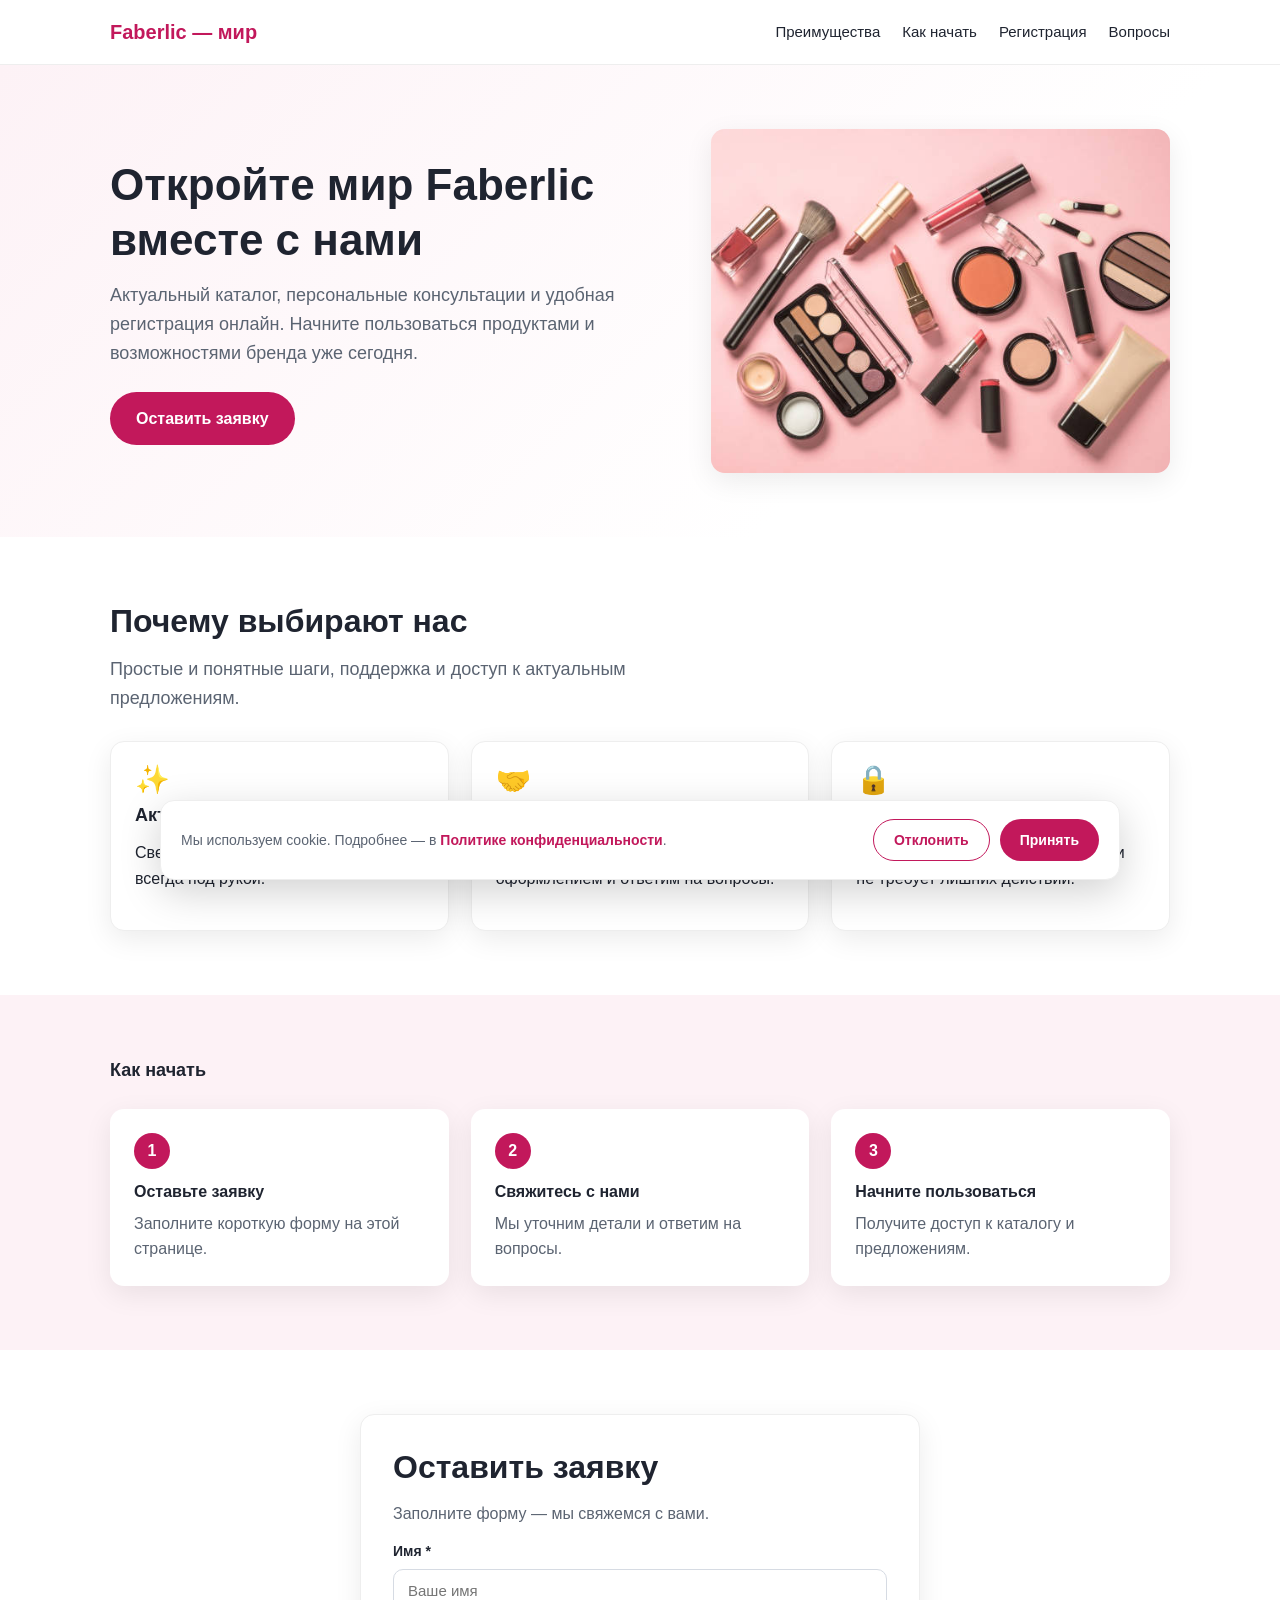
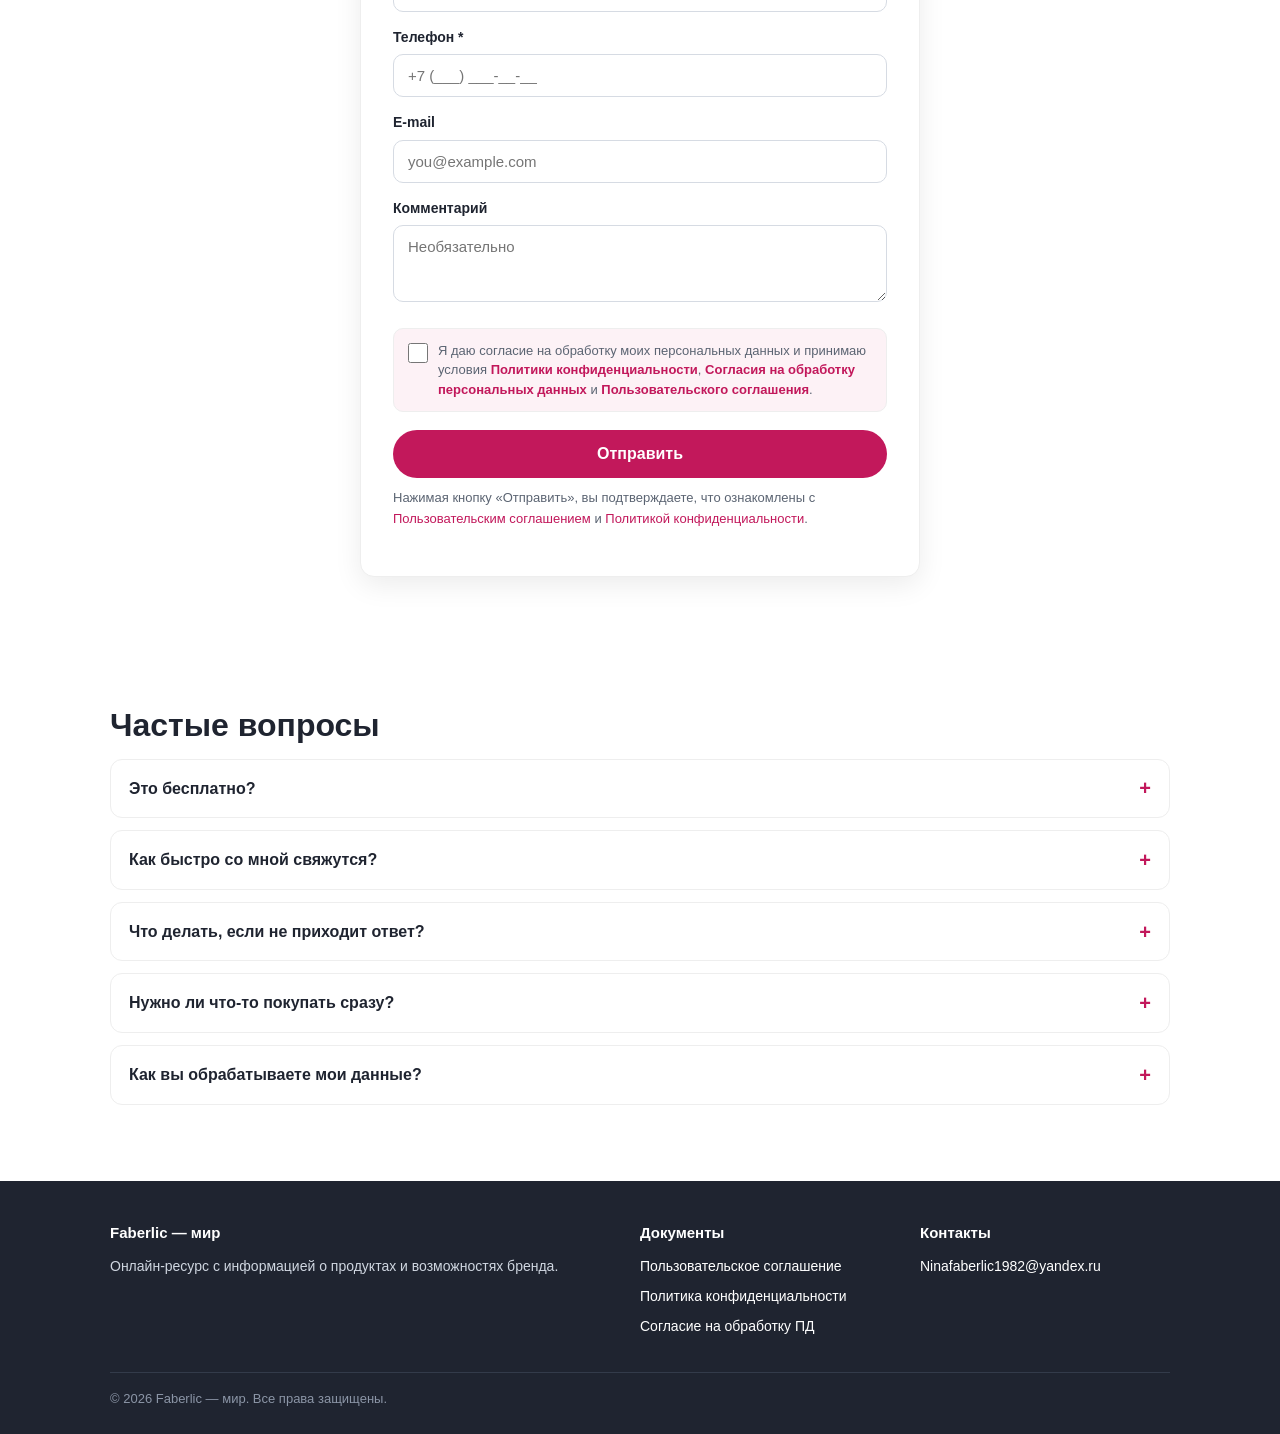
<file: faberlic/index.html>
<!DOCTYPE html>
<html lang="ru">
<head>
    <meta charset="UTF-8">
    <meta name="viewport" content="width=device-width, initial-scale=1.0">
    <title>Faberlic — мир возможностей | Каталог и консультации онлайн</title>
    <meta name="description" content="Присоединяйтесь к Faberlic: актуальный каталог, персональные консультации и удобная регистрация онлайн. Оставьте заявку — мы свяжемся с вами.">

    <meta property="og:title" content="Faberlic — мир возможностей">
    <meta property="og:description" content="Каталог, консультации и регистрация онлайн. Оставьте заявку.">
    <meta property="og:type" content="website">
    <meta property="og:url" content="https://faberliconline37.online/">
    <meta property="og:image" content="https://placehold.co/1200x630?text=Faberlic">

    <link rel="icon" href="data:image/svg+xml,<svg xmlns='http://www.w3.org/2000/svg' viewBox='0 0 100 100'><text y='.9em' font-size='90'>F</text></svg>">

    <style>
           :root {
               --brand: #c2185b;
               --brand-dark: #8e0f42;
               --bg: #ffffff;
               --text: #1f2430;
               --muted: #5b6472;
               --soft: #fdf2f6;
               --border: #eeeeee;
               --radius: 14px;
               --shadow: 0 8px 28px rgba(0,0,0,.08);
               --container: 1100px;
               --section-pad: 64px;
           }

           *, *::before, *::after { box-sizing: border-box }

           html { scroll-behavior: smooth }

           body {
               margin: 0;
               font-family: -apple-system,BlinkMacSystemFont,"Segoe UI",Roboto,Arial,sans-serif;
               color: var(--text);
               background: var(--bg);
               line-height: 1.6;
               -webkit-font-smoothing: antialiased;
               text-rendering: optimizeLegibility;
           }

           img { max-width: 100%; display: block; height: auto }

           a { color: var(--brand); text-decoration: none }
           a:hover { text-decoration: underline }

           .container {
               max-width: var(--container);
               margin: 0 auto;
               padding: 0 20px
           }

           h1, h2, h3 { line-height: 1.25; margin: 0 0 14px }
           h1 { font-size: clamp(28px,4vw,44px) }
           h2 { font-size: clamp(22px,3vw,32px) }
           h3 { font-size: 18px }
           p { margin: 0 0 14px }
           section { padding: var(--section-pad) 0 }

           .lead {
               font-size: 18px;
               color: var(--muted);
               max-width: 640px
           }

           .btn {
               display: inline-block;
               background: var(--brand);
               color: #fff;
               padding: 14px 26px;
               border-radius: 999px;
               font-weight: 600;
               border: 0;
               cursor: pointer;
               font-size: 16px;
               font-family: inherit;
               transition: background .2s, transform .1s;
               text-align: center;
               min-height: 48px;
           }
           .btn:hover { background: var(--brand-dark); text-decoration: none; color: #fff }
           .btn:active { transform: translateY(1px) }
           .btn:focus-visible { outline: 3px solid var(--brand-dark); outline-offset: 2px }
           .btn:disabled { opacity: .6; cursor: not-allowed }

           header {
               position: sticky;
               top: 0;
               z-index: 50;
               background: #fff;
               border-bottom: 1px solid var(--border);
           }

           .nav {
               display: flex;
               align-items: center;
               justify-content: space-between;
               height: 64px
           }
           .logo { font-weight: 700; font-size: 20px; color: var(--brand) }
           .logo:hover { text-decoration: none }

           .nav-links { display: flex; gap: 22px; font-size: 15px }
           .nav-links a { color: var(--text) }
           .nav-links a:hover { color: var(--brand); text-decoration: none }

           @media(max-width:720px) { .nav-links { display: none } }

           .hero { background: linear-gradient(135deg,var(--soft),#fff 70%) }
           .hero-grid {
               display: grid;
               grid-template-columns: 1.1fr .9fr;
               gap: 40px;
               align-items: center;
           }
           .hero .lead { margin-bottom: 24px }

           .hero-img {
               aspect-ratio: 4/3;
               border-radius: var(--radius);
               overflow: hidden;
               box-shadow: var(--shadow);
               background: linear-gradient(135deg, #fdf2f6, #f8dbe6);
               display: flex;
               align-items: center;
               justify-content: center;
           }
           .hero-img img { width: 100%; height: 100%; object-fit: cover }

           @media(max-width:880px) {
               .hero-grid { grid-template-columns: 1fr }
               .hero-img { order: -1 }
           }

           .cards {
               display: grid;
               grid-template-columns: repeat(3,1fr);
               gap: 22px;
               margin-top: 28px
           }
           .card {
               border: 1px solid var(--border);
               border-radius: var(--radius);
               padding: 24px;
               box-shadow: var(--shadow);
               background: #fff;
               transition: transform .2s, box-shadow .2s;
           }
           .card:hover { transform: translateY(-3px); box-shadow: 0 12px 32px rgba(0,0,0,.1) }
           .card .icon { font-size: 28px; margin-bottom: 10px; line-height: 1 }

           @media(max-width:880px) { .cards { grid-template-columns: 1fr } }

           .steps { background: var(--soft) }
           .steps ol {
               list-style: none;
               padding: 0;
               margin: 28px 0 0;
               display: grid;
               grid-template-columns: repeat(3,1fr);
               gap: 22px;
               counter-reset: s;
           }
           .steps li {
               background: #fff;
               border-radius: var(--radius);
               padding: 24px;
               box-shadow: var(--shadow);
               counter-increment: s;
           }
           .steps li::before {
               content: counter(s);
               display: inline-flex;
               align-items: center;
               justify-content: center;
               width: 36px;
               height: 36px;
               border-radius: 50%;
               background: var(--brand);
               color: #fff;
               font-weight: 700;
               margin-bottom: 10px;
           }
           .steps li strong { display: block; margin-bottom: 6px }
           .steps li p { margin: 0; color: var(--muted) }

           @media(max-width:880px) { .steps ol { grid-template-columns: 1fr } }

           .form-box {
               max-width: 560px;
               margin: 0 auto;
               padding: 32px;
               border-radius: var(--radius);
               box-shadow: var(--shadow);
               border: 1px solid var(--border);
               background: #fff;
           }

           label { display: block; font-size: 14px; margin: 14px 0 6px; font-weight: 600 }

           input[type="text"], input[type="tel"], input[type="email"], textarea {
               width: 100%;
               padding: 12px 14px;
               border: 1px solid #d6dbe3;
               border-radius: 10px;
               font-size: 15px;
               font-family: inherit;
               background: #fff;
               color: var(--text);
               transition: border-color .15s;
           }
           input:focus, textarea:focus {
               outline: 2px solid var(--brand);
               outline-offset: 0;
               border-color: transparent;
           }
           input:invalid:not(:placeholder-shown) { border-color: var(--brand) }

           .form-box .btn { width: 100%; margin-top: 18px }

           .hint { font-size: 13px; color: var(--muted); margin-top: 10px }

           .form-msg { display: none; margin-top: 12px; font-weight: 600 }
           .form-msg.ok { display: block; color: #1b7f3a }
           .form-msg.err { display: block; color: var(--brand) }

           .consent-row {
               display: flex;
               align-items: flex-start;
               gap: 10px;
               margin-top: 18px;
               padding: 12px 14px;
               background: var(--soft);
               border: 1px solid var(--border);
               border-radius: 10px;
           }
           .consent-row input[type="checkbox"] {
               width: 20px;
               height: 20px;
               margin: 2px 0 0 0;
               flex-shrink: 0;
               accent-color: var(--brand);
               cursor: pointer;
           }
           .consent-row label {
               margin: 0;
               font-size: 13px;
               font-weight: 400;
               color: var(--muted);
               line-height: 1.5;
               cursor: pointer;
           }
           .consent-row a { font-weight: 600 }
           .consent-row.invalid {
               border-color: var(--brand);
               background: #fde7ee;
           }

           details {
               border: 1px solid var(--border);
               border-radius: 12px;
               padding: 16px 18px;
               margin-bottom: 12px;
               background: #fff;
               transition: box-shadow .15s;
           }
           details[open] { box-shadow: var(--shadow) }
           summary {
               cursor: pointer;
               font-weight: 600;
               list-style: none;
               display: flex;
               justify-content: space-between;
               align-items: center;
               gap: 16px;
           }
           summary::-webkit-details-marker { display: none }
           summary::after {
               content: "+";
               color: var(--brand);
               font-weight: 700;
               font-size: 20px;
               line-height: 1
           }
           details[open] summary::after { content: "–" }
           details p { margin-top: 10px; color: var(--muted) }

           footer {
               background: #1f2430;
               color: #cfd6e0;
               padding: 40px 0 24px;
               font-size: 14px
           }
           footer a { color: #fff }
           footer a:hover { color: var(--brand); text-decoration: none }

           .foot-grid {
               display: grid;
               grid-template-columns: 2fr 1fr 1fr;
               gap: 30px;
               margin-bottom: 26px
           }
           .foot-grid h4 { color: #fff; margin: 0 0 10px; font-size: 15px }
           .foot-grid p { margin: 0 0 8px }

           .foot-bottom {
               border-top: 1px solid #333b4a;
               padding-top: 16px;
               color: #8b95a6;
               font-size: 13px
           }
           @media(max-width:720px) { .foot-grid { grid-template-columns: 1fr } }

           .sticky-cta {
               display: none;
               position: fixed;
               left: 0;
               right: 0;
               bottom: 0;
               z-index: 60;
               background: #fff;
               border-top: 1px solid var(--border);
               padding: 10px 16px;
               box-shadow: 0 -4px 16px rgba(0,0,0,.06);
           }
           .sticky-cta .btn { width: 100% }

           @media(max-width:720px) {
               .sticky-cta { display: block }
               body { padding-bottom: 76px }
           }

           @media (prefers-reduced-motion: reduce) {
               html { scroll-behavior: auto }
               * { transition: none !important; animation: none !important }
           }

           .modal-overlay {
               display: none;
               position: fixed;
               inset: 0;
               background: rgba(15, 20, 30, .6);
               z-index: 1000;
               padding: 20px;
               overflow-y: auto;
           }
           .modal-overlay.open { display: flex; align-items: flex-start; justify-content: center; }

           .modal {
               background: #fff;
               max-width: 760px;
               width: 100%;
               margin: 40px auto;
               border-radius: var(--radius);
               box-shadow: 0 20px 60px rgba(0,0,0,.3);
               position: relative;
               padding: 32px;
               color: var(--text);
           }
           .modal h2 { margin-top: 0; padding-right: 40px; }
           .modal h3 { margin-top: 24px; }
           .modal p, .modal li { font-size: 14.5px; color: #2b3242; }
           .modal ul { padding-left: 22px; }
           .modal li { margin-bottom: 8px; }

           .modal-close {
               position: absolute;
               top: 14px;
               right: 14px;
               width: 38px;
               height: 38px;
               border-radius: 50%;
               border: 0;
               background: var(--soft);
               color: var(--brand);
               font-size: 22px;
               line-height: 1;
               cursor: pointer;
               display: flex;
               align-items: center;
               justify-content: center;
               transition: background .15s;
           }
           .modal-close:hover { background: #f8dbe6; }
           .modal-close:focus-visible { outline: 3px solid var(--brand-dark); outline-offset: 2px; }

           .modal-meta {
               font-size: 13px;
               color: var(--muted);
               margin-bottom: 16px;
               padding-bottom: 12px;
               border-bottom: 1px solid var(--border);
           }
           .modal .modal-footer-note {
               margin-top: 20px;
               padding-top: 14px;
               border-top: 1px solid var(--border);
               font-size: 13px;
               color: var(--muted);
           }

           @media(max-width:600px) {
               .modal { padding: 22px; margin: 10px auto; }
               .modal h2 { font-size: 20px; }
           }

           .cookie-banner {
               position: fixed;
               left: 20px;
               right: 20px;
               bottom: 20px;
               z-index: 900;
               background: #fff;
               border: 1px solid var(--border);
               border-radius: var(--radius);
               box-shadow: 0 12px 40px rgba(0,0,0,.18);
               padding: 18px 20px;
               display: none;
               align-items: center;
               gap: 18px;
               max-width: 960px;
               margin: 0 auto;
           }
           .cookie-banner.show { display: flex; }
           .cookie-banner .cookie-text {
               flex: 1;
               font-size: 14px;
               color: var(--muted);
               line-height: 1.5;
               margin: 0;
           }
           .cookie-banner .cookie-text a { font-weight: 600; }
           .cookie-actions {
               display: flex;
               gap: 10px;
               flex-shrink: 0;
           }
           .cookie-actions .btn { min-height: 42px; padding: 10px 20px; font-size: 14px; }
           .cookie-actions .btn-ghost {
               background: transparent;
               color: var(--brand);
               border: 1px solid var(--brand);
           }
           .cookie-actions .btn-ghost:hover {
               background: var(--soft);
               color: var(--brand-dark);
           }

           @media(max-width:720px) {
               .cookie-banner {
                   left: 12px;
                   right: 12px;
                   bottom: 86px;
                   flex-direction: column;
                   align-items: stretch;
                   padding: 16px;
               }
               .cookie-actions { flex-direction: column; }
               .cookie-actions .btn { width: 100%; }
           }
    </style>
</head>
<body>

    <header>
        <div class="container nav">
            <a href="#top" class="logo" aria-label="На главную">Faberlic — мир</a>
            <nav class="nav-links" aria-label="Основная навигация">
                <a href="#benefits">Преимущества</a>
                <a href="#steps">Как начать</a>
                <a href="#form">Регистрация</a>
                <a href="#faq">Вопросы</a>
            </nav>
        </div>
    </header>

    <main id="top">

        <section class="hero" aria-labelledby="hero-title">
            <div class="container hero-grid">
                <div>
                    <h1 id="hero-title">Откройте мир Faberlic вместе с нами</h1>
                    <p class="lead">Актуальный каталог, персональные консультации и удобная регистрация онлайн. Начните пользоваться продуктами и возможностями бренда уже сегодня.</p>
                    <a href="#form" class="btn">Оставить заявку</a>
                </div>
                <div class="hero-img">
                    <img
                        src="images/hero-cosmetics.jpg"
                        alt="Косметика Faberlic"
                        width="1200"
                        height="1200"
                        loading="eager"
                        onerror="this.onerror=null;this.src='https://placehold.co/1200x1200/fdf2f6/c2185b?text=Faberlic';">
                </div>
            </div>
        </section>

        <section id="benefits" aria-labelledby="benefits-title">
            <div class="container">
                <h2 id="benefits-title">Почему выбирают нас</h2>
                <p class="lead">Простые и понятные шаги, поддержка и доступ к актуальным предложениям.</p>
                <div class="cards">
                    <article class="card">
                        <div class="icon" aria-hidden="true">✨</div>
                        <h3>Актуальный каталог</h3>
                        <p>Свежие предложения и новинки — всегда под рукой.</p>
                    </article>
                    <article class="card">
                        <div class="icon" aria-hidden="true">🤝</div>
                        <h3>Личная поддержка</h3>
                        <p>Поможем разобраться с оформлением и ответим на вопросы.</p>
                    </article>
                    <article class="card">
                        <div class="icon" aria-hidden="true">🔒</div>
                        <h3>Безопасно и просто</h3>
                        <p>Регистрация занимает пару минут и не требует лишних действий.</p>
                    </article>
                </div>
            </div>
        </section>

        <section id="steps" class="steps" aria-labelledby="steps-title">
            <div class="container">
                <h3 id="steps-title">Как начать</h3>
                <ol>
                    <li>
                        <strong>Оставьте заявку</strong>
                        <p>Заполните короткую форму на этой странице.</p>
                    </li>
                    <li>
                        <strong>Свяжитесь с нами</strong>
                        <p>Мы уточним детали и ответим на вопросы.</p>
                    </li>
                    <li>
                        <strong>Начните пользоваться</strong>
                        <p>Получите доступ к каталогу и предложениям.</p>
                    </li>
                </ol>
            </div>
        </section>

        <section id="form" aria-labelledby="form-title">
            <div class="container">
                <div class="form-box">
                    <h2 id="form-title">Оставить заявку</h2>
                    <p style="color:var(--muted)">Заполните форму — мы свяжемся с вами.</p>

                    <!-- ВАЖНО: Здесь мы убрали novalidate и добавили action="send.php" -->
                    <form id="leadForm" action="send.php" method="POST">
                        <label for="name">Имя *</label>
                        <input id="name" name="name" type="text" placeholder="Ваше имя" required autocomplete="name" minlength="2">

                        <label for="phone">Телефон *</label>
                        <input id="phone" name="phone" type="tel" placeholder="+7 (___) ___-__-__" required autocomplete="tel" inputmode="tel">

                        <label for="email">E-mail</label>
                        <input id="email" name="email" type="email" placeholder="you@example.com" autocomplete="email">

                        <label for="message">Комментарий</label>
                        <textarea id="message" name="message" rows="3" placeholder="Необязательно"></textarea>

                        <div class="consent-row" id="consentRow">
                            <input id="consent" name="consent" type="checkbox" required>
                            <label for="consent">
                                Я даю согласие на обработку моих персональных данных и принимаю условия
                                <a href="#" data-modal="privacy">Политики конфиденциальности</a>,
                                <a href="#" data-modal="consent">Согласия на обработку персональных данных</a> и
                                <a href="#" data-modal="terms">Пользовательского соглашения</a>.
                            </label>
                        </div>

                        <button type="submit" class="btn">Отправить</button>

                        <p class="hint">
                            Нажимая кнопку «Отправить», вы подтверждаете, что ознакомлены с
                            <a href="#" data-modal="terms">Пользовательским соглашением</a> и
                            <a href="#" data-modal="privacy">Политикой конфиденциальности</a>.
                        </p>
                    </form>
                </div>
            </div>
        </section>

        <section id="faq" aria-labelledby="faq-title">
            <div class="container">
                <h2 id="faq-title">Частые вопросы</h2>
                <details>
                    <summary>Это бесплатно?</summary>
                    <p>Да, доступ к сайту и отправка заявки бесплатны.</p>
                </details>
                <details>
                    <summary>Как быстро со мной свяжутся?</summary>
                    <p>Обычно в течение рабочего дня.</p>
                </details>
                <details>
                    <summary>Что делать, если не приходит ответ?</summary>
                    <p>Напишите на <a href="mailto:Ninafaberlic1982@yandex.ru">Ninafaberlic1982@yandex.ru</a>.</p>
                </details>
                <details>
                    <summary>Нужно ли что-то покупать сразу?</summary>
                    <p>Нет. Сначала мы ответим на вопросы, а решение вы примете сами.</p>
                </details>
                <details>
                    <summary>Как вы обрабатываете мои данные?</summary>
                    <p>Мы обрабатываем персональные данные в соответствии с
                    <a href="#" data-modal="privacy">Политикой конфиденциальности</a> и
                    <a href="#" data-modal="consent">Согласием на обработку персональных данных</a>.
                    Данные используются только для связи с вами по вашей заявке.</p>
                </details>
            </div>
        </section>

    </main>

    <footer>
        <div class="container">
            <div class="foot-grid">
                <div>
                    <h4>Faberlic — мир</h4>
                    <p>Онлайн-ресурс с информацией о продуктах и возможностях бренда.</p>
                </div>
                <div>
                    <h4>Документы</h4>
                    <p><a href="#" data-modal="terms">Пользовательское соглашение</a></p>
                    <p><a href="#" data-modal="privacy">Политика конфиденциальности</a></p>
                    <p><a href="#" data-modal="consent">Согласие на обработку ПД</a></p>
                </div>
                <div>
                    <h4>Контакты</h4>
                    <p><a href="mailto:Ninafaberlic1982@yandex.ru">Ninafaberlic1982@yandex.ru</a></p>
                </div>
            </div>
            <div class="foot-bottom">
                © <span id="year"></span> Faberlic — мир. Все права защищены.
            </div>
        </div>
    </footer>

    <div class="sticky-cta" aria-hidden="true">
        <a href="#form" class="btn" tabindex="-1">Оставить заявку</a>
    </div>

    <!-- Модальные окна (Политика, Соглашение, Согласие) -->
    <div class="modal-overlay" id="modal-privacy" role="dialog" aria-modal="true" aria-labelledby="privacy-title">
        <div class="modal"><button class="modal-close" type="button" aria-label="Закрыть" data-close>&times;</button><h2 id="privacy-title">Политика конфиденциальности</h2><p class="modal-meta">Дата последнего обновления: 01.01.2026</p><h3>1. Общие положения</h3><p>Настоящая Политика конфиденциальности определяет порядок обработки и защиты персональных данных пользователей сайта <strong>faberliconline37.online</strong>.</p><p class="modal-footer-note">Контакт для обращений: <a href="mailto:Ninafaberlic1982@yandex.ru">Ninafaberlic1982@yandex.ru</a></p></div>
    </div>
    <div class="modal-overlay" id="modal-terms" role="dialog" aria-modal="true" aria-labelledby="terms-title">
        <div class="modal"><button class="modal-close" type="button" aria-label="Закрыть" data-close>&times;</button><h2 id="terms-title">Пользовательское соглашение</h2><p class="modal-meta">Дата последнего обновления: 01.01.2026</p><h3>1. Предмет соглашения</h3><p>Настоящее Соглашение регулирует отношения между владельцем сайта <strong>faberliconline37.online</strong> и пользователем.</p><p class="modal-footer-note">Контакт для обращений: <a href="mailto:Ninafaberlic1982@yandex.ru">Ninafaberlic1982@yandex.ru</a></p></div>
    </div>
    <div class="modal-overlay" id="modal-consent" role="dialog" aria-modal="true" aria-labelledby="consent-title">
        <div class="modal"><button class="modal-close" type="button" aria-label="Закрыть" data-close>&times;</button><h2 id="consent-title">Согласие на обработку персональных данных</h2><p class="modal-meta">Дата последнего обновления: 01.01.2026</p><h3>1. Субъект данных</h3><p>Пользователь, заполняющий форму, свободно даёт согласие на обработку персональных данных.</p><p class="modal-footer-note">Контакт для обращений: <a href="mailto:Ninafaberlic1982@yandex.ru">Ninafaberlic1982@yandex.ru</a></p></div>
    </div>

    <div class="cookie-banner" id="cookieBanner" role="dialog" aria-modal="false">
        <p class="cookie-text">Мы используем cookie. Подробнее — в <a href="#" data-modal="privacy">Политике конфиденциальности</a>.</p>
        <div class="cookie-actions"><button type="button" class="btn btn-ghost" id="cookieDecline">Отклонить</button><button type="button" class="btn" id="cookieAccept">Принять</button></div>
    </div>

    <script>
        'use strict';

        /* ===== 1. Год в подвале ===== */
        document.getElementById('year').textContent = new Date().getFullYear();

        /* ===== 2. МОДАЛЬНЫЕ ОКНА ===== */
        const overlays = document.querySelectorAll('.modal-overlay');
        function openModal(name) {
            const ov = document.getElementById('modal-' + name);
            if (!ov) return;
            ov.classList.add('open');
            document.body.style.overflow = 'hidden';
            const closeBtn = ov.querySelector('[data-close]');
            if (closeBtn) closeBtn.focus();
        }
        function closeModal(ov) {
            ov.classList.remove('open');
            document.body.style.overflow = '';
        }
        function closeAllModals() { overlays.forEach(ov => closeModal(ov)); }
        document.querySelectorAll('a[data-modal]').forEach(link => {
            link.addEventListener('click', function (e) { e.preventDefault(); openModal(this.getAttribute('data-modal')); });
        });
        document.querySelectorAll('[data-close]').forEach(btn => {
            btn.addEventListener('click', function () { closeModal(this.closest('.modal-overlay')); });
        });
        overlays.forEach(ov => { ov.addEventListener('click', function (e) { if (e.target === ov) closeModal(ov); }); });
        document.addEventListener('keydown', function (e) { if (e.key === 'Escape') closeAllModals(); });

        /* ===== 3. ПЛАВНЫЙ СКРОЛЛ ===== */
        document.querySelectorAll('a[href^="#"]').forEach(link => {
            link.addEventListener('click', function (e) {
                const href = this.getAttribute('href');
                if (!href || href === '#') return;
                const targetElement = document.querySelector(href);
                if (!targetElement) return;
                e.preventDefault();
                const header = document.querySelector('header');
                const headerHeight = header ? header.offsetHeight : 0;
                const scrollPosition = targetElement.getBoundingClientRect().top + window.pageYOffset - headerHeight - 8;
                window.scrollTo({ top: scrollPosition, behavior: 'smooth' });
            });
        });

        /* ===== 4. COOKIE-БАННЕР ===== */
        (function () {
            const KEY = 'cookie_consent_v1';
            const banner = document.getElementById('cookieBanner');
            const acceptBtn = document.getElementById('cookieAccept');
            const declineBtn = document.getElementById('cookieDecline');
            if (!banner) return;
            let stored = null;
            try { stored = localStorage.getItem(KEY); } catch (e) {}
            if (!stored) { setTimeout(() => banner.classList.add('show'), 600); }
            function save(value) {
                try { localStorage.setItem(KEY, value); } catch (e) {}
                banner.classList.remove('show');
            }
            acceptBtn.addEventListener('click', () => save('accepted'));
            declineBtn.addEventListener('click', () => save('declined'));
            document.addEventListener('keydown', (e) => {
                if (e.key === 'Escape' && banner.classList.contains('show')) { save('declined'); }
            });
        })();
    </script>
</body>
</html>
</file>
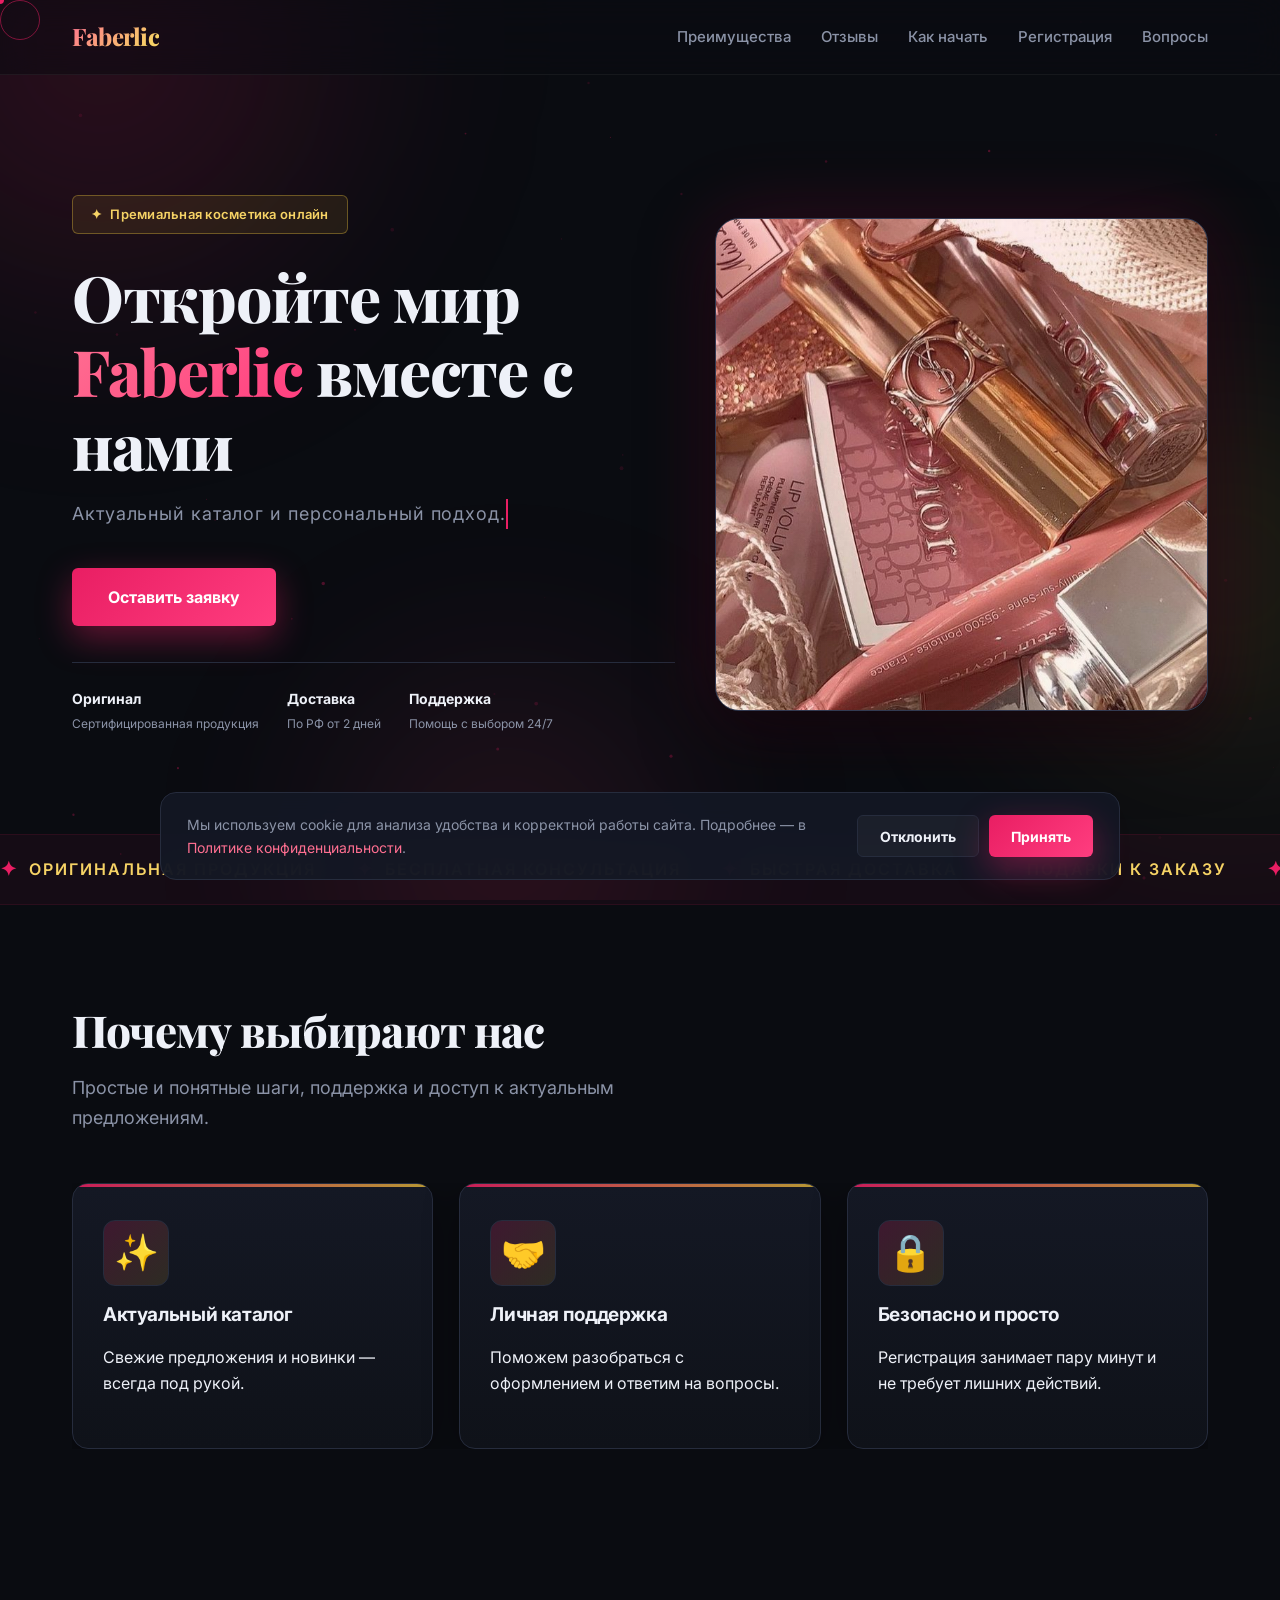
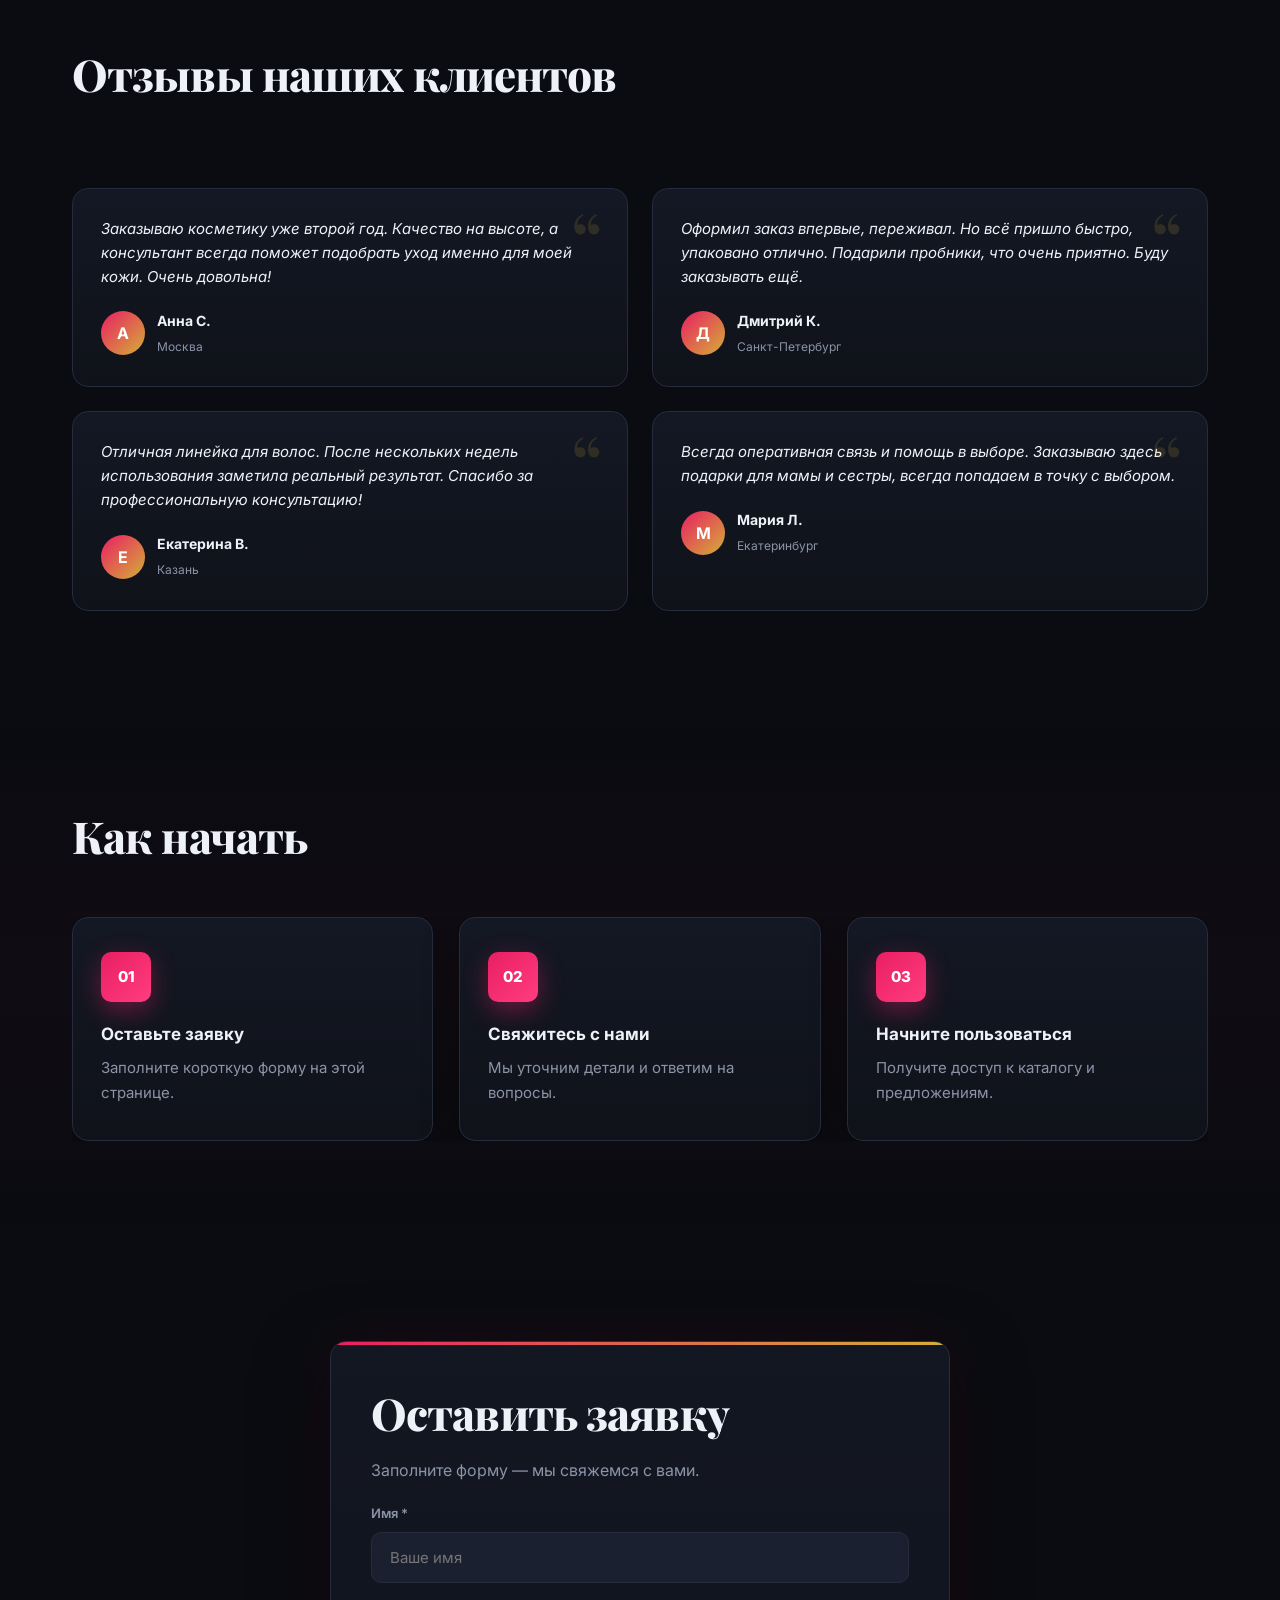
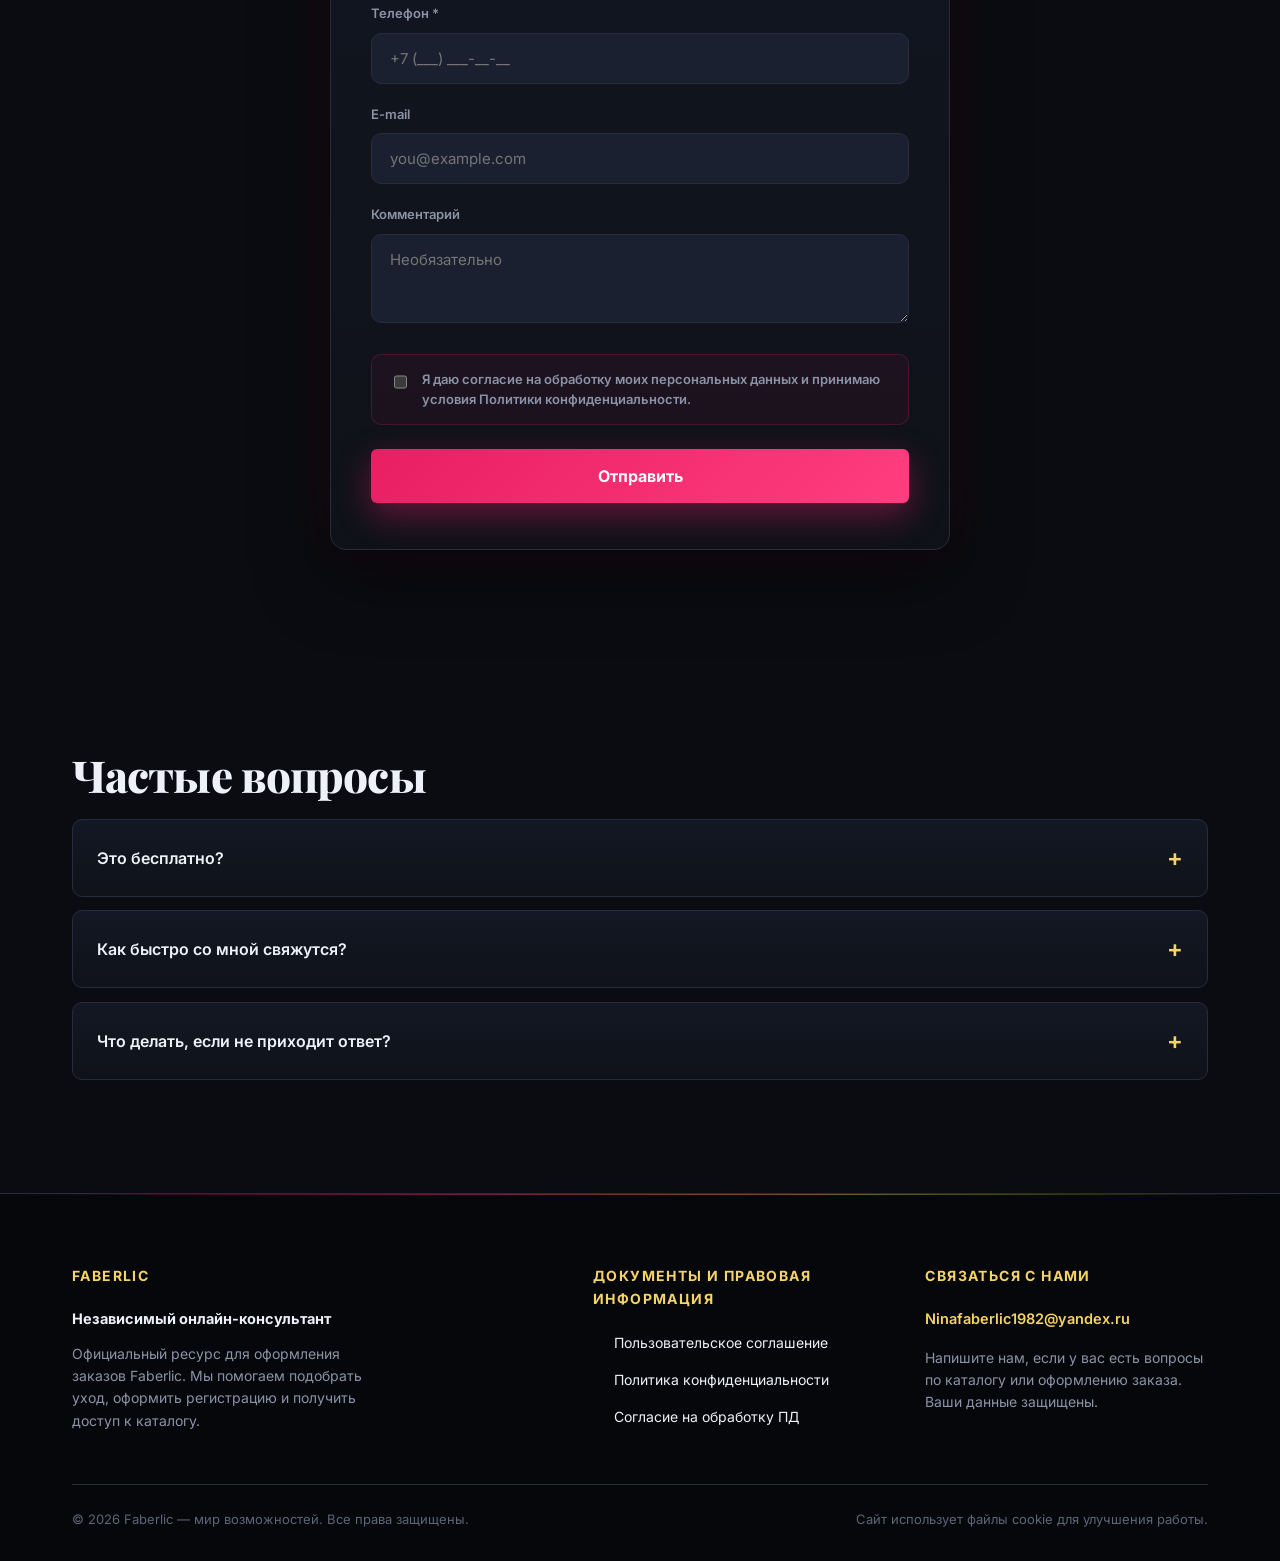
<file: FABERLICC/index.html>
<!DOCTYPE html>
<html lang="ru">
<head>
    <meta charset="UTF-8">
    <meta name="viewport" content="width=device-width, initial-scale=1.0">
    <title>Faberlic — мир возможностей | Каталог и консультации онлайн</title>
    <meta name="description" content="Присоединяйтесь к Faberlic: актуальный каталог, персональные консультации и удобная регистрация онлайн. Оставьте заявку — мы свяжемся с вами.">

    <meta property="og:title" content="Faberlic — мир возможностей">
    <meta property="og:description" content="Каталог, консультации и регистрация онлайн. Оставьте заявку.">
    <meta property="og:type" content="website">
    <meta property="og:url" content="https://faberliconline37.online/">
    <meta property="og:image" content="https://placehold.co/1200x630?text=Faberlic">

    <link rel="preconnect" href="https://fonts.googleapis.com">
    <link rel="preconnect" href="https://fonts.gstatic.com" crossorigin>
    <link href="https://fonts.googleapis.com/css2?family=Inter:wght@400;500;600;700;800&family=Playfair+Display:wght@600;700;800&display=swap" rel="stylesheet">

    <link rel="icon" href="data:image/svg+xml,<svg xmlns='http://www.w3.org/2000/svg' viewBox='0 0 100 100'><text y='.9em' font-size='90'>F</text></svg>">

    <style>
        /* =========================================
           ПЕРЕМЕННЫЕ И БАЗОВЫЕ СТИЛИ
           ========================================= */
        :root {
            --brand: #e91e63;
            --brand-2: #ff6f91;
            --brand-3: #ff3d7f;
            --brand-dark: #ad1457;
            --gold: #d4af37;
            --gold-2: #f6d365;

            --bg: #0a0c11;
            --bg-2: #0f1219;
            --card: #141824;
            --card-2: #1b2030;
            --border: #262c3d;
            --border-2: #323a52;
            --text: #eef1f8;
            --muted: #8b93a7;

            --radius: 16px;
            --radius-sm: 10px;
            --shadow: 0 24px 70px rgba(0,0,0,.55);
            --shadow-soft: 0 10px 34px rgba(0,0,0,.4);
            
            --container: 1180px;
            --section-pad: 100px;
        }

        *, *::before, *::after { box-sizing: border-box; cursor: none; }
        html { scroll-behavior: smooth; color-scheme: dark }

        body {
            margin: 0;
            font-family: "Inter", -apple-system, BlinkMacSystemFont, "Segoe UI", Roboto, Arial, sans-serif;
            color: var(--text);
            background: var(--bg);
            line-height: 1.65;
            -webkit-font-smoothing: antialiased;
            text-rendering: optimizeLegibility;
            overflow-x: hidden;
            position: relative;
            opacity: 0; 
            transition: opacity 0.5s ease;
        }
        
        body.loaded { opacity: 1; }

        img { max-width: 100%; display: block; height: auto }
        a { color: var(--brand-2); text-decoration: none; transition: color .2s }
        a:hover { text-decoration: underline; color: var(--gold-2) }

        .container { max-width: var(--container); margin: 0 auto; padding: 0 22px; position: relative; z-index: 2 }

        h1, h2, h3 { line-height: 1.15; margin: 0 0 18px; letter-spacing: -.02em }
        h1, h2 { font-family: "Playfair Display", Georgia, serif; font-weight: 800 }
        h1 { font-size: clamp(36px, 5.5vw, 64px) }
        h2 { font-size: clamp(28px, 3.6vw, 44px) }
        h3 { font-size: 19px; font-weight: 700 }
        p { margin: 0 0 16px }
        section { padding: var(--section-pad) 0; position: relative }

        .gradient-text {
            background: linear-gradient(135deg, var(--brand-2), var(--brand-3), var(--gold-2), var(--brand-2));
            background-size: 300% 300%;
            -webkit-background-clip: text;
            background-clip: text;
            color: transparent;
            animation: shimmer 6s ease infinite;
        }
        @keyframes shimmer {
            0%, 100% { background-position: 0% 50%; }
            50%      { background-position: 100% 50%; }
        }

        .lead {
            font-size: 18px;
            color: var(--muted);
            max-width: 640px;
        }

        /* ===== ПРЕЛОАДЕР ===== */
        #preloader {
            position: fixed;
            inset: 0;
            background: var(--bg);
            z-index: 9999;
            display: flex;
            align-items: center;
            justify-content: center;
            transition: opacity 0.6s ease, visibility 0.6s;
        }
        #preloader.hidden { opacity: 0; visibility: hidden; }
        .loader-logo {
            font-family: "Playfair Display", serif;
            font-size: 40px;
            font-weight: 800;
            background: linear-gradient(135deg, var(--brand-2), var(--gold-2), var(--brand-2));
            background-size: 200% auto;
            -webkit-background-clip: text;
            background-clip: text;
            color: transparent;
            animation: shimmer 2s infinite, pulse 1.5s ease-in-out infinite;
        }
        @keyframes pulse {
            0%, 100% { transform: scale(1); opacity: 0.8; }
            50% { transform: scale(1.1); opacity: 1; }
        }

        /* ===== КАСТОМНЫЙ КУРСОР ===== */
        .cursor-dot, .cursor-outline {
            position: fixed;
            top: 0; left: 0;
            transform: translate(-50%, -50%);
            border-radius: 50%;
            z-index: 9999;
            pointer-events: none;
        }
        .cursor-dot {
            width: 8px; height: 8px;
            background-color: var(--brand);
            transition: width 0.2s, height 0.2s;
        }
        .cursor-outline {
            width: 40px; height: 40px;
            border: 1px solid rgba(233, 30, 99, 0.5);
            transition: width 0.2s, height 0.2s, background-color 0.2s;
        }
        .cursor-outline.hovering {
            width: 60px; height: 60px;
            background-color: rgba(233, 30, 99, 0.1);
            border-color: var(--brand);
        }
        @media (hover: none) {
            .cursor-dot, .cursor-outline { display: none; }
            *, *::before, *::after { cursor: auto; }
        }

        /* ===== ФОН ===== */
        .bg-blobs {
            position: fixed;
            inset: 0;
            z-index: 0;
            overflow: hidden;
            pointer-events: none;
        }
        .blob {
            position: absolute;
            border-radius: 50%;
            filter: blur(100px);
            opacity: .5;
            animation: blobFloat 25s ease-in-out infinite alternate;
        }
        .blob-1 { width: 700px; height: 700px; top: -300px; left: -250px; background: radial-gradient(circle, rgba(233,30,99,.4), transparent 70%); }
        .blob-2 { width: 600px; height: 600px; top: 30%; right: -250px; background: radial-gradient(circle, rgba(212,175,55,.3), transparent 70%); animation-delay: -8s; }
        .blob-3 { width: 500px; height: 500px; bottom: -200px; left: 20%; background: radial-gradient(circle, rgba(255,61,127,.3), transparent 70%); animation-delay: -15s; }
        @keyframes blobFloat {
            0%   { transform: translate3d(0,0,0) scale(1); }
            50%  { transform: translate3d(60px,-50px,0) scale(1.1); }
            100% { transform: translate3d(-50px,70px,0) scale(.9); }
        }
        #particles { position: fixed; inset: 0; z-index: 1; pointer-events: none; opacity: .6; }

        /* ===== АНИМАЦИИ ПОЯВЛЕНИЯ ===== */
        .reveal {
            opacity: 0;
            transform: translateY(50px);
            transition: opacity 0.8s cubic-bezier(0.2, 0.8, 0.2, 1), transform 0.8s cubic-bezier(0.2, 0.8, 0.2, 1);
            will-change: opacity, transform;
        }
        .reveal.visible { opacity: 1; transform: translateY(0); }
        
        .stagger-container { overflow: hidden; }
        .stagger-item { opacity: 0; transform: translateY(30px); transition: all 0.6s cubic-bezier(0.2, 0.8, 0.2, 1); }
        .stagger-item.visible { opacity: 1; transform: translateY(0); }

        /* ===== КНОПКИ ===== */
        .btn {
            display: inline-flex;
            align-items: center;
            justify-content: center;
            gap: 10px;
            background: linear-gradient(135deg, var(--brand), var(--brand-3), var(--gold));
            background-size: 200% 200%;
            color: #fff;
            padding: 16px 36px;
            border-radius: 6px;
            font-weight: 700;
            border: 0;
            cursor: none;
            font-size: 16px;
            font-family: inherit;
            transition: transform 0.2s ease-out, box-shadow 0.3s;
            text-align: center;
            min-height: 54px;
            text-decoration: none;
            box-shadow: 0 12px 34px rgba(233,30,99,.4);
            animation: gradientShift 6s ease infinite;
            position: relative;
            overflow: hidden;
            will-change: transform;
        }
        .btn::after {
            content: "";
            position: absolute;
            top: 0; left: -100%;
            width: 100%; height: 100%;
            background: linear-gradient(90deg, transparent, rgba(255,255,255,.3), transparent);
            transition: left 0.6s ease;
        }
        .btn:hover::after { left: 100%; }
        .btn:hover {
            text-decoration: none;
            color: #fff;
            box-shadow: 0 20px 50px rgba(233,30,99,.6);
        }
        .btn:active { transform: scale(.95) }

        @keyframes gradientShift {
            0%, 100% { background-position: 0% 50%; }
            50%      { background-position: 100% 50%; }
        }

        .btn-ghost {
            background: rgba(255,255,255,.04);
            color: var(--text);
            border: 1px solid var(--border);
            box-shadow: none;
            padding: 11px 24px;
            min-height: 44px;
            font-size: 14px;
            animation: none;
            border-radius: 6px;
        }
        .btn-ghost:hover { background: rgba(255,255,255,.09); color: var(--text); box-shadow: none; }

        /* ===== ХЕДЕР ===== */
        header {
            position: sticky;
            top: 0;
            z-index: 50;
            background: rgba(10,12,17,.6);
            backdrop-filter: blur(20px) saturate(140%);
            border-bottom: 1px solid rgba(255,255,255,0.05);
            transition: background 0.3s, box-shadow 0.3s;
        }
        header.scrolled { background: rgba(10,12,17,.95); box-shadow: 0 8px 32px rgba(0,0,0,.5); }
        .nav { display: flex; align-items: center; justify-content: space-between; height: 74px; }
        .logo {
            font-family: "Playfair Display", Georgia, serif;
            font-weight: 800;
            font-size: 24px;
            letter-spacing: -.5px;
            background: linear-gradient(135deg, var(--brand-2), var(--gold-2), var(--brand-2));
            background-size: 200% auto;
            -webkit-background-clip: text;
            background-clip: text;
            color: transparent;
            animation: shimmer 5s ease infinite;
        }
        .nav-links { display: flex; gap: 30px; font-size: 15px; font-weight: 500; }
        .nav-links a { color: var(--muted); position: relative; padding: 6px 0; text-decoration: none; }
        .nav-links a::after {
            content: "";
            position: absolute;
            left: 0; bottom: 0;
            width: 0; height: 2px;
            background: linear-gradient(90deg, var(--brand), var(--gold));
            transition: width 0.3s ease;
        }
        .nav-links a:hover { color: var(--text); }
        .nav-links a:hover::after { width: 100%; }
        @media(max-width:720px) { .nav-links { display: none } }

        /* ===== HERO ===== */
        .hero { padding: 120px 0 100px; overflow: hidden; }
        .hero-grid { display: grid; grid-template-columns: 1.1fr .9fr; gap: 40px; align-items: center; }
        
        .hero-badge {
            display: inline-flex;
            align-items: center;
            gap: 8px;
            padding: 8px 18px;
            background: rgba(212,175,55,.1);
            border: 1px solid rgba(212,175,55,.4);
            border-radius: 6px;
            font-size: 13px;
            font-weight: 600;
            color: var(--gold-2);
            margin-bottom: 26px;
            letter-spacing: .02em;
            animation: fadeUp 0.8s cubic-bezier(.34,1.56,.64,1) both;
        }
        .hero-badge span { display: inline-block; animation: spin 4s linear infinite; }
        @keyframes spin { 100% { transform: rotate(360deg); } }
        @keyframes fadeUp { from { opacity: 0; transform: translateY(24px) } to { opacity: 1; transform: translateY(0) } }

        .hero-title-wrap { animation: fadeUp 0.9s cubic-bezier(.34,1.56,.64,1) 0.1s both; }
        
        .typewriter {
            display: inline-block;
            overflow: hidden;
            border-right: .15em solid var(--brand);
            white-space: nowrap;
            margin: 0 auto;
            letter-spacing: .05em;
            animation: typing 3.5s steps(40, end), blink-caret .75s step-end infinite;
        }
        @keyframes typing { from { width: 0 } to { width: 100% } }
        @keyframes blink-caret { from, to { border-color: transparent } 50% { border-color: var(--brand) } }

        .hero .lead { animation: fadeUp 1s cubic-bezier(.34,1.56,.64,1) 0.2s both; margin-bottom: 30px; }
        .hero .btn { animation: fadeUp 1s cubic-bezier(.34,1.56,.64,1) 0.3s both; }

        .hero-img-wrap { perspective: 1000px; }
        .hero-img {
            aspect-ratio: 1/1;
            border-radius: 24px;
            overflow: hidden;
            box-shadow: var(--shadow), 0 0 80px rgba(233,30,99,.2);
            border: 1px solid var(--border-2);
            position: relative;
            background: linear-gradient(135deg, var(--card), var(--card-2));
            transition: transform 0.2s ease-out;
            transform-style: preserve-3d;
        }
        .hero-img::before {
            content: "";
            position: absolute;
            inset: 0;
            background: linear-gradient(135deg, rgba(233,30,99,.1), rgba(212,175,55,.05));
            z-index: 1;
            pointer-events: none;
        }
        .hero-img img {
            width: 100%;
            height: 100%;
            object-fit: cover;
            transform: translateZ(20px) scale(1.05);
            transition: transform 0.5s ease;
        }
        .hero-img:hover img { transform: translateZ(40px) scale(1.1); }

        .hero-features {
            display: flex;
            align-items: center;
            gap: 28px;
            margin-top: 36px;
            padding-top: 24px;
            border-top: 1px solid var(--border);
            animation: fadeUp 1s cubic-bezier(.34,1.56,.64,1) 0.4s both;
            flex-wrap: wrap;
        }
        .hero-feature-item { display: flex; flex-direction: column; gap: 4px; }
        .hero-feature-item strong { font-size: 14px; font-weight: 700; color: var(--text); }
        .hero-feature-item span { font-size: 12px; color: var(--muted); }

        @media(max-width:880px) {
            .hero { padding: 80px 0 70px; }
            .hero-grid { grid-template-columns: 1fr; gap: 40px; }
            .hero-img { order: -1; max-width: 460px; margin: 0 auto; }
            .hero-features { gap: 20px; }
        }

        /* ===== БЕГУЩАЯ СТРОКА ===== */
        .marquee-container {
            width: 100%;
            overflow: hidden;
            background: rgba(233,30,99,.05);
            border-top: 1px solid rgba(233,30,99,.1);
            border-bottom: 1px solid rgba(233,30,99,.1);
            padding: 18px 0;
            position: relative;
            z-index: 10;
        }
        .marquee-content {
            display: flex;
            white-space: nowrap;
            animation: marquee 25s linear infinite;
        }
        .marquee-item {
            font-size: 16px;
            font-weight: 600;
            color: var(--gold-2);
            text-transform: uppercase;
            letter-spacing: 2px;
            margin-right: 40px;
            display: flex;
            align-items: center;
            gap: 10px;
        }
        .marquee-item::before { content: "✦"; color: var(--brand); font-size: 20px; }
        @keyframes marquee { 0% { transform: translateX(0); } 100% { transform: translateX(-50%); } }

        /* ===== КАРТОЧКИ ===== */
        .cards { display: grid; grid-template-columns: repeat(3, 1fr); gap: 26px; margin-top: 50px; }
        .card {
            border: 1px solid var(--border);
            border-radius: var(--radius);
            padding: 36px 30px;
            box-shadow: var(--shadow-soft);
            background: linear-gradient(180deg, var(--card), var(--bg-2));
            transition: transform 0.35s cubic-bezier(.34,1.56,.64,1), border-color 0.3s, box-shadow 0.3s;
            position: relative;
            overflow: hidden;
        }
        .card::before {
            content: "";
            position: absolute;
            top: 0; left: 0; right: 0; height: 3px;
            background: linear-gradient(90deg, var(--brand), var(--gold), var(--brand));
            background-size: 200% 100%;
            animation: borderSlide 4s linear infinite;
            opacity: 0.85;
        }
        @keyframes borderSlide { 0% { background-position: 0% 0 } 100% { background-position: 200% 0 } }
        
        .card::after {
            content: "";
            position: absolute;
            inset: 0;
            background: radial-gradient(600px circle at var(--mx, 50%) var(--my, 50%), rgba(233,30,99,.15), transparent 40%);
            opacity: 0;
            transition: opacity 0.3s;
            pointer-events: none;
        }
        .card:hover::after { opacity: 1; }
        .card:hover { border-color: rgba(233,30,99,.5); box-shadow: 0 28px 70px rgba(233,30,99,.2); }
        
        .card .icon {
            font-size: 36px; margin-bottom: 18px;
            display: inline-flex; align-items: center; justify-content: center;
            width: 66px; height: 66px; border-radius: 12px;
            background: linear-gradient(135deg, rgba(233,30,99,.2), rgba(212,175,55,.14));
            border: 1px solid var(--border);
            transition: transform 0.4s cubic-bezier(.34,1.56,.64,1);
        }
        .card:hover .icon { transform: rotate(-10deg) scale(1.15); }

        /* ===== ОТЗЫВЫ ===== */
        .reviews-grid { display: grid; grid-template-columns: repeat(2, 1fr); gap: 24px; margin-top: 40px; }
        .review-card {
            background: linear-gradient(180deg, var(--card), var(--bg-2));
            border: 1px solid var(--border);
            border-radius: var(--radius);
            padding: 28px;
            position: relative;
            transition: border-color 0.3s, transform 0.3s;
        }
        .review-card:hover { border-color: rgba(212,175,55,.5); transform: translateY(-5px); }
        .review-card::before {
            content: "“"; position: absolute; top: 10px; right: 24px;
            font-family: "Playfair Display", serif; font-size: 80px;
            color: var(--gold); opacity: 0.15; line-height: 1;
        }
        .review-text { font-size: 15px; color: var(--text); line-height: 1.6; margin-bottom: 20px; font-style: italic; }
        .review-author { display: flex; align-items: center; gap: 12px; }
        .review-avatar {
            width: 44px; height: 44px; border-radius: 50%;
            background: linear-gradient(135deg, var(--brand), var(--gold));
            display: flex; align-items: center; justify-content: center;
            color: #fff; font-weight: 700; font-size: 16px;
        }
        .review-info strong { display: block; font-size: 14px; color: var(--text); }
        .review-info span { font-size: 12px; color: var(--muted); }
        @media(max-width:760px) { .reviews-grid { grid-template-columns: 1fr; } }

        /* ===== ШАГИ ===== */
        .steps { background: linear-gradient(180deg, transparent, rgba(233,30,99,.03), transparent); }
        .steps ol {
            list-style: none; padding: 0; margin: 56px 0 0;
            display: grid; grid-template-columns: repeat(3,1fr); gap: 26px;
            counter-reset: s;
        }
        .steps li {
            background: linear-gradient(180deg, var(--card), var(--bg-2));
            border: 1px solid var(--border); border-radius: var(--radius);
            padding: 34px 28px; box-shadow: var(--shadow-soft);
            counter-increment: s; position: relative;
            transition: transform 0.35s, border-color 0.3s;
        }
        .steps li:hover { transform: translateY(-6px); border-color: rgba(212,175,55,.5); }
        .steps li::before {
            content: counter(s, decimal-leading-zero);
            display: inline-flex; align-items: center; justify-content: center;
            width: 50px; height: 50px; border-radius: 10px;
            background: linear-gradient(135deg, var(--brand), var(--brand-3));
            color: #fff; font-weight: 800; font-size: 15px; margin-bottom: 18px;
            box-shadow: 0 8px 24px rgba(233,30,99,.4);
        }
        .steps li strong { display: block; margin-bottom: 8px; font-size: 17px; }
        .steps li p { margin: 0; color: var(--muted); font-size: 15px; }
        @media(max-width:880px) { .steps ol { grid-template-columns: 1fr; } }

        /* ===== ФОРМА ===== */
        .form-box {
            max-width: 620px; margin: 0 auto; padding: 46px 40px;
            border-radius: var(--radius); box-shadow: var(--shadow), 0 0 60px rgba(233,30,99,.1);
            border: 1px solid var(--border); background: linear-gradient(180deg, rgba(20,24,36,.95), rgba(15,18,25,.98));
            position: relative; overflow: hidden; backdrop-filter: blur(14px);
        }
        .form-box::before {
            content: ""; position: absolute; top: 0; left: 0; right: 0; height: 3px;
            background: linear-gradient(90deg, var(--brand), var(--gold), var(--brand));
            background-size: 200% 100%; animation: borderSlide 4s linear infinite;
        }
        label { display: block; font-size: 13px; margin: 20px 0 8px; font-weight: 600; color: var(--muted); }
        input[type="text"], input[type="tel"], input[type="email"], textarea {
            width: 100%; padding: 15px 18px; border: 1px solid var(--border);
            border-radius: var(--radius-sm); font-size: 15px; font-family: inherit;
            background: var(--card-2); color: var(--text);
            transition: border-color 0.2s, box-shadow 0.2s;
        }
        input:focus, textarea:focus {
            outline: none; border-color: var(--brand);
            box-shadow: 0 0 0 3px rgba(233,30,99,.2);
        }
        .form-box .btn { width: 100%; margin-top: 24px; }
        
        .consent-row {
            display: flex; align-items: flex-start; gap: 12px; margin-top: 24px;
            padding: 15px 18px; background: rgba(233,30,99,.06);
            border: 1px solid rgba(233,30,99,.22); border-radius: var(--radius-sm);
        }
        .consent-row input[type="checkbox"] { width: 20px; height: 20px; margin-top: 2px; accent-color: var(--brand); cursor: none; }
        .consent-row label { margin: 0; font-size: 13px; color: var(--muted); line-height: 1.5; cursor: none; }

        /* ===== FAQ ===== */
        details {
            border: 1px solid var(--border); border-radius: var(--radius-sm);
            padding: 18px 24px; margin-bottom: 14px;
            background: linear-gradient(180deg, var(--card), var(--bg-2));
            transition: border-color 0.3s, transform 0.2s;
        }
        details:hover { border-color: rgba(233,30,99,.4); transform: translateX(5px); }
        details[open] { border-color: rgba(233,30,99,.5); }
        summary {
            cursor: none; font-weight: 600; list-style: none;
            display: flex; justify-content: space-between; align-items: center;
        }
        summary::-webkit-details-marker { display: none; }
        summary::after {
            content: "+"; color: var(--gold-2); font-size: 24px;
            transition: transform 0.3s;
        }
        details[open] summary::after { transform: rotate(135deg); }

        /* ===== FOOTER ===== */
        footer {
            background: rgba(5,7,12,.9); border-top: 1px solid var(--border);
            padding: 70px 0 30px; font-size: 14px; position: relative;
        }
        footer::before {
            content: ""; position: absolute; top: 0; left: 0; right: 0; height: 1px;
            background: linear-gradient(90deg, transparent, var(--brand), var(--gold), transparent);
            opacity: .5;
        }
        .foot-grid { display: grid; grid-template-columns: 2fr 1.2fr 1.2fr; gap: 50px; margin-bottom: 40px; }
        .foot-col h4 { color: var(--gold-2); margin: 0 0 20px; font-size: 14px; text-transform: uppercase; letter-spacing: 0.1em; }
        .foot-col p { margin: 0 0 12px; line-height: 1.6; font-size: 14.5px; }
        .foot-col .foot-desc { color: var(--muted); font-size: 14px; max-width: 320px; margin-top: 10px; }
        .foot-links { display: flex; flex-direction: column; gap: 14px; }
        .foot-links a { color: var(--text); display: inline-flex; align-items: center; gap: 8px; transition: color 0.2s; }
        .foot-links a::before { content: "→"; color: var(--brand-2); opacity: 0; transform: translateX(-10px); transition: all 0.3s; }
        .foot-links a:hover { color: var(--gold-2); }
        .foot-links a:hover::before { opacity: 1; transform: translateX(0); }
        .foot-bottom {
            border-top: 1px solid var(--border); padding-top: 24px;
            display: flex; justify-content: space-between; color: #5d6578; font-size: 13px; flex-wrap: wrap; gap: 15px;
        }
        @media(max-width: 900px) { .foot-grid { grid-template-columns: 1fr 1fr; } }
        @media(max-width: 600px) { .foot-grid { grid-template-columns: 1fr; gap: 30px; } .foot-bottom { flex-direction: column; } }

        /* ===== МОДАЛЬНЫЕ ОКНА ===== */
        .modal-overlay {
            display: none; position: fixed; inset: 0;
            background: rgba(5,7,12,.85); backdrop-filter: blur(10px);
            z-index: 1000; padding: 20px; overflow-y: auto;
        }
        .modal-overlay.open { display: flex; align-items: flex-start; justify-content: center; animation: fadeIn 0.3s ease; }
        @keyframes fadeIn { from { opacity: 0 } to { opacity: 1 } }
        .modal {
            background: linear-gradient(180deg, var(--card), var(--bg-2));
            border: 1px solid var(--border); max-width: 780px; width: 100%;
            margin: 48px auto; border-radius: var(--radius); padding: 42px;
            position: relative; animation: modalIn 0.4s cubic-bezier(.34,1.56,.64,1);
        }
        @keyframes modalIn { from { opacity: 0; transform: translateY(40px) scale(.95) } to { opacity: 1; transform: translateY(0) scale(1) } }
        .modal h2 { font-size: 26px; margin-top: 0; padding-right: 48px; }
        .modal h3 { color: var(--gold-2); margin-top: 30px; font-size: 17px; border-bottom: 1px solid var(--border); padding-bottom: 8px; }
        .modal p, .modal li { color: var(--muted); font-size: 14.5px; line-height: 1.7; }
        .modal strong { color: var(--text); }
        .modal ul { padding-left: 22px; margin-bottom: 20px; }
        .modal li { margin-bottom: 10px; }
        .modal-meta { font-size: 13px; color: var(--muted); margin-bottom: 24px; padding-bottom: 14px; border-bottom: 1px solid var(--border); }
        .modal .modal-footer-note { margin-top: 30px; padding: 15px; border-top: 1px solid var(--border); font-size: 13px; color: var(--muted); background: rgba(255,255,255,.02); border-radius: 8px; }
        .modal-close {
            position: absolute; top: 16px; right: 16px;
            width: 42px; height: 42px; border-radius: 50%;
            border: 1px solid var(--border); background: var(--card-2);
            color: var(--text); font-size: 22px; cursor: none;
            display: flex; align-items: center; justify-content: center;
            transition: background 0.2s, transform 0.3s;
        }
        .modal-close:hover { background: var(--brand-dark); transform: rotate(90deg); }

        /* ===== COOKIE BANNER ===== */
        .cookie-banner {
            position: fixed; left: 20px; right: 20px; bottom: 20px;
            background: rgba(20,24,36,.95); backdrop-filter: blur(16px);
            border: 1px solid var(--border); border-radius: var(--radius);
            padding: 20px 26px; display: none; align-items: center; gap: 18px;
            max-width: 960px; margin: 0 auto; z-index: 900;
        }
        .cookie-banner.show { display: flex; animation: slideUp 0.5s ease; }
        @keyframes slideUp { from { opacity: 0; transform: translateY(30px) } to { opacity: 1; transform: translateY(0) } }
        .cookie-text { flex: 1; font-size: 14px; color: var(--muted); margin: 0; }
        .cookie-actions { display: flex; gap: 10px; flex-shrink: 0; }
        .cookie-actions .btn { min-height: 42px; padding: 10px 22px; font-size: 14px; }

        /* ===== АДАПТИВ ===== */
        @media(max-width: 880px) { .cards { grid-template-columns: 1fr; } }
        @media(max-width: 720px) {
            .cookie-banner { flex-direction: column; align-items: stretch; bottom: 92px; }
            .cookie-actions { flex-direction: column; }
            .cookie-actions .btn { width: 100%; }
        }
    </style>
</head>
<body>

    <!-- ПРЕЛОАДЕР -->
    <div id="preloader">
        <div class="loader-logo">Faberlic</div>
    </div>

    <!-- КАСТОМНЫЙ КУРСОР -->
    <div class="cursor-dot" id="cursorDot"></div>
    <div class="cursor-outline" id="cursorOutline"></div>

    <!-- ФОН -->
    <div class="bg-blobs">
        <div class="blob blob-1"></div>
        <div class="blob blob-2"></div>
        <div class="blob blob-3"></div>
    </div>
    <canvas id="particles"></canvas>

    <header id="siteHeader">
        <div class="container nav">
            <a href="#top" class="logo">Faberlic</a>
            <nav class="nav-links">
                <a href="#benefits">Преимущества</a>
                <a href="#reviews">Отзывы</a>
                <a href="#steps">Как начать</a>
                <a href="#form">Регистрация</a>
                <a href="#faq">Вопросы</a>
            </nav>
        </div>
    </header>

    <main id="top">
        <!-- HERO -->
        <section class="hero">
            <div class="container hero-grid">
                <div>
                    <span class="hero-badge"><span>✦</span> Премиальная косметика онлайн</span>
                    <div class="hero-title-wrap">
                        <h1>Откройте мир <span class="gradient-text">Faberlic</span> вместе с нами</h1>
                    </div>
                    <!-- Эффект печатной машинки -->
                    <p class="lead">
                        <span class="typewriter">Актуальный каталог и персональный подход.</span>
                    </p>
                    <a href="#form" class="btn magnetic">Оставить заявку</a>

                    <div class="hero-features">
                        <div class="hero-feature-item"><strong>Оригинал</strong><span>Сертифицированная продукция</span></div>
                        <div class="hero-feature-item"><strong>Доставка</strong><span>По РФ от 2 дней</span></div>
                        <div class="hero-feature-item"><strong>Поддержка</strong><span>Помощь с выбором 24/7</span></div>
                    </div>
                </div>
                
                <!-- ПАРАЛЛАКС ФОТО -->
                <div class="hero-img-wrap">
                    <div class="hero-img" id="heroImg">
                        <img src="images/hero-cosmetics.jpg" alt="Косметика Faberlic" onerror="this.onerror=null;this.src='https://placehold.co/1200x1200/141824/e91e63?text=Faberlic';">
                    </div>
                </div>
            </div>
        </section>

        <!-- БЕГУЩАЯ СТРОКА -->
        <div class="marquee-container">
            <div class="marquee-content">
                <div class="marquee-item">Оригинальная продукция</div>
                <div class="marquee-item">Бесплатная консультация</div>
                <div class="marquee-item">Быстрая доставка</div>
                <div class="marquee-item">Подарки к заказу</div>
                <!-- Дубликат для бесконечной анимации -->
                <div class="marquee-item">Оригинальная продукция</div>
                <div class="marquee-item">Бесплатная консультация</div>
                <div class="marquee-item">Быстрая доставка</div>
                <div class="marquee-item">Подарки к заказу</div>
            </div>
        </div>

        <!-- ПРЕИМУЩЕСТВА -->
        <section id="benefits">
            <div class="container">
                <h2 class="reveal">Почему выбирают нас</h2>
                <p class="lead reveal">Простые и понятные шаги, поддержка и доступ к актуальным предложениям.</p>
                <div class="cards stagger-container">
                    <article class="card stagger-item">
                        <div class="icon">✨</div>
                        <h3>Актуальный каталог</h3>
                        <p>Свежие предложения и новинки — всегда под рукой.</p>
                    </article>
                    <article class="card stagger-item">
                        <div class="icon">🤝</div>
                        <h3>Личная поддержка</h3>
                        <p>Поможем разобраться с оформлением и ответим на вопросы.</p>
                    </article>
                    <article class="card stagger-item">
                        <div class="icon">🔒</div>
                        <h3>Безопасно и просто</h3>
                        <p>Регистрация занимает пару минут и не требует лишних действий.</p>
                    </article>
                </div>
            </div>
        </section>

        <!-- ОТЗЫВЫ -->
        <section id="reviews">
            <div class="container">
                <h2 class="reveal">Отзывы наших клиентов</h2>
                <p class="lead reveal">Мы гордимся доверием тысяч покупателей по всей стране.</p>
                <div class="reviews-grid stagger-container">
                    <div class="review-card stagger-item">
                        <div class="review-text">Заказываю косметику уже второй год. Качество на высоте, а консультант всегда поможет подобрать уход именно для моей кожи. Очень довольна!</div>
                        <div class="review-author">
                            <div class="review-avatar">А</div>
                            <div class="review-info"><strong>Анна С.</strong><span>Москва</span></div>
                        </div>
                    </div>
                    <div class="review-card stagger-item">
                        <div class="review-text">Оформил заказ впервые, переживал. Но всё пришло быстро, упаковано отлично. Подарили пробники, что очень приятно. Буду заказывать ещё.</div>
                        <div class="review-author">
                            <div class="review-avatar">Д</div>
                            <div class="review-info"><strong>Дмитрий К.</strong><span>Санкт-Петербург</span></div>
                        </div>
                    </div>
                    <div class="review-card stagger-item">
                        <div class="review-text">Отличная линейка для волос. После нескольких недель использования заметила реальный результат. Спасибо за профессиональную консультацию!</div>
                        <div class="review-author">
                            <div class="review-avatar">Е</div>
                            <div class="review-info"><strong>Екатерина В.</strong><span>Казань</span></div>
                        </div>
                    </div>
                    <div class="review-card stagger-item">
                        <div class="review-text">Всегда оперативная связь и помощь в выборе. Заказываю здесь подарки для мамы и сестры, всегда попадаем в точку с выбором.</div>
                        <div class="review-author">
                            <div class="review-avatar">М</div>
                            <div class="review-info"><strong>Мария Л.</strong><span>Екатеринбург</span></div>
                        </div>
                    </div>
                </div>
            </div>
        </section>

        <!-- ШАГИ -->
        <section id="steps" class="steps">
            <div class="container">
                <h2 class="reveal">Как начать</h2>
                <ol class="stagger-container">
                    <li class="stagger-item">
                        <strong>Оставьте заявку</strong>
                        <p>Заполните короткую форму на этой странице.</p>
                    </li>
                    <li class="stagger-item">
                        <strong>Свяжитесь с нами</strong>
                        <p>Мы уточним детали и ответим на вопросы.</p>
                    </li>
                    <li class="stagger-item">
                        <strong>Начните пользоваться</strong>
                        <p>Получите доступ к каталогу и предложениям.</p>
                    </li>
                </ol>
            </div>
        </section>

        <!-- ФОРМА -->
        <section id="form">
            <div class="container">
                <div class="form-box reveal">
                    <h2>Оставить заявку</h2>
                    <p style="color:var(--muted)">Заполните форму — мы свяжемся с вами.</p>
                    <form action="send.php" method="POST">
                        <label>Имя *</label>
                        <input type="text" name="name" placeholder="Ваше имя" required>
                        
                        <label>Телефон *</label>
                        <input type="tel" name="phone" placeholder="+7 (___) ___-__-__" required>
                        
                        <label>E-mail</label>
                        <input type="email" name="email" placeholder="you@example.com">
                        
                        <label>Комментарий</label>
                        <textarea name="message" rows="3" placeholder="Необязательно"></textarea>

                        <div class="consent-row">
                            <input id="consent" type="checkbox" required>
                            <label for="consent">Я даю согласие на обработку моих персональных данных и принимаю условия Политики конфиденциальности.</label>
                        </div>
                        <button type="submit" class="btn magnetic">Отправить</button>
                    </form>
                </div>
            </div>
        </section>

        <!-- FAQ -->
        <section id="faq">
            <div class="container">
                <h2 class="reveal">Частые вопросы</h2>
                <details class="reveal"><summary>Это бесплатно?</summary><p>Да, доступ к сайту и отправка заявки бесплатны.</p></details>
                <details class="reveal"><summary>Как быстро со мной свяжутся?</summary><p>Обычно в течение рабочего дня.</p></details>
                <details class="reveal"><summary>Что делать, если не приходит ответ?</summary><p>Напишите на <a href="mailto:Ninafaberlic1982@yandex.ru">Ninafaberlic1982@yandex.ru</a>.</p></details>
            </div>
        </section>
    </main>

    <!-- ПОДВАЛ (БЕЗ РЕКВИЗИТОВ) -->
    <footer>
        <div class="container">
            <div class="foot-grid">
                <div class="foot-col">
                    <h4>Faberlic</h4>
                    <p><strong>Независимый онлайн-консультант</strong></p>
                    <p class="foot-desc">Официальный ресурс для оформления заказов Faberlic. Мы помогаем подобрать уход, оформить регистрацию и получить доступ к каталогу.</p>
                </div>
                <div class="foot-col">
                    <h4>Документы и правовая информация</h4>
                    <div class="foot-links">
                        <a href="#" data-modal="terms">Пользовательское соглашение</a>
                        <a href="#" data-modal="privacy">Политика конфиденциальности</a>
                        <a href="#" data-modal="consent">Согласие на обработку ПД</a>
                    </div>
                </div>
                <div class="foot-col">
                    <h4>Связаться с нами</h4>
                    <p style="margin-bottom: 16px;"><a href="mailto:Ninafaberlic1982@yandex.ru" style="font-weight: 600; color: var(--gold-2);">Ninafaberlic1982@yandex.ru</a></p>
                    <p class="foot-desc">Напишите нам, если у вас есть вопросы по каталогу или оформлению заказа. Ваши данные защищены.</p>
                </div>
            </div>
            <div class="foot-bottom">
                <span>© <span id="year"></span> Faberlic — мир возможностей. Все права защищены.</span>
                <span>Сайт использует файлы cookie для улучшения работы.</span>
            </div>
        </div>
    </footer>

    <!-- НАПОЛНЕННЫЕ МОДАЛЬНЫЕ ОКНА -->
    
    <!-- Политика конфиденциальности -->
    <div class="modal-overlay" id="modal-privacy" role="dialog">
        <div class="modal">
            <button class="modal-close" data-close>&times;</button>
            <h2>Политика конфиденциальности</h2>
            <p class="modal-meta">Дата последнего обновления: 01.01.2026</p>
            
            <h3>1. Общие положения</h3>
            <p>Настоящая Политика конфиденциальности (далее — Политика) действует в отношении всей информации, которую сайт <strong>faberliconline37.online</strong> (далее — Сайт) может получить о Пользователе во время использования Сайта.</p>
            <p>Использование Сайта означает безоговорочное согласие Пользователя с настоящей Политикой и указанными в ней условиями обработки его персональной информации.</p>
            
            <h3>2. Какие данные мы собираем</h3>
            <p>Мы собираем только те данные, которые вы добровольно предоставляете через форму обратной связи:</p>
            <ul>
                <li>Имя (для персонализированного обращения);</li>
                <li>Номер телефона (для оперативной связи);</li>
                <li>Адрес электронной почты (для отправки чеков или уточнений);</li>
                <li>Текст комментария (для понимания вашего запроса).</li>
            </ul>
            <p>Мы также автоматически собираем технические данные (IP-адрес, файлы cookie, тип браузера) для анализа удобства использования Сайта.</p>
            
            <h3>3. Цели обработки данных</h3>
            <p>Ваши персональные данные используются исключительно для:</p>
            <ul>
                <li>Связи с вами для уточнения деталей заявки и консультации;</li>
                <li>Оформления заказа и его доставки (если это требуется);</li>
                <li>Предоставления доступа к актуальному каталогу продукции;</li>
                <li>Улучшения качества обслуживания клиентов.</li>
            </ul>
            
            <h3>4. Передача данных третьим лицам</h3>
            <p><strong>Мы не продаем, не обмениваем и не передаем ваши персональные данные третьим лицам.</strong> Передача данных возможна только в случаях, предусмотренных законодательством РФ (например, по официальному запросу правоохранительных органов).</p>
            
            <h3>5. Защита информации</h3>
            <p>Сайт использует современные протоколы шифрования (SSL/TLS) для защиты данных при передаче. Доступ к базе данных с заявками строго ограничен и защищен паролем. Мы принимаем все необходимые организационные и технические меры для защиты персональной информации от неправомерного доступа.</p>
            
            <p class="modal-footer-note">
                По всем вопросам, связанным с обработкой персональных данных, вы можете обратиться по адресу: <a href="mailto:Ninafaberlic1982@yandex.ru">Ninafaberlic1982@yandex.ru</a>
            </p>
        </div>
    </div>

    <!-- Пользовательское соглашение -->
    <div class="modal-overlay" id="modal-terms" role="dialog">
        <div class="modal">
            <button class="modal-close" data-close>&times;</button>
            <h2>Пользовательское соглашение</h2>
            <p class="modal-meta">Дата последнего обновления: 01.01.2026</p>
            
            <h3>1. Предмет соглашения</h3>
            <p>Настоящее Соглашение регулирует отношения между владельцем сайта <strong>faberliconline37.online</strong> (далее — Администрация) и любым лицом, использующим данный Сайт (далее — Пользователь).</p>
            
            <h3>2. Права и обязанности сторон</h3>
            <p><strong>Пользователь обязуется:</strong></p>
            <ul>
                <li>Предоставлять достоверную информацию при заполнении форм;</li>
                <li>Не использовать Сайт для противоправных действий;</li>
                <li>Не пытаться нарушить работу программной части Сайта.</li>
            </ul>
            <p><strong>Администрация обязуется:</strong></p>
            <ul>
                <li>Обеспечивать работоспособность Сайта (за исключением времени на техобслуживание);</li>
                <li>Обеспечивать конфиденциальность полученных данных (в соответствии с Политикой конфиденциальности);</li>
                <li>Отвечать на запросы Пользователей в разумные сроки.</li>
            </ul>
            
            <h3>3. Ограничение ответственности</h3>
            <p>Сайт носит информационно-консультационный характер. Администрация не несет ответственности за возможные перебои в работе Сайта, вызванные действиями третьих лиц или сбоями на стороне провайдера.</p>
            <p>Все материалы Сайта предоставляются «как есть». Администрация не гарантирует абсолютную точность и полноту информации, но прилагает все усилия для её актуализации.</p>
            
            <h3>4. Интеллектуальная собственность</h3>
            <p>Все текстовые материалы, дизайн и элементы интерфейса Сайта являются собственностью Администрации или используются на законных основаниях. Копирование материалов без письменного согласия запрещено.</p>
            
            <p class="modal-footer-note">
                Актуальная версия Соглашения всегда доступна на данной странице. Продолжая использовать Сайт, вы принимаете текущие условия.
            </p>
        </div>
    </div>

    <!-- Согласие на обработку ПД -->
    <div class="modal-overlay" id="modal-consent" role="dialog">
        <div class="modal">
            <button class="modal-close" data-close>&times;</button>
            <h2>Согласие на обработку персональных данных</h2>
            <p class="modal-meta">Дата последнего обновления: 01.01.2026</p>
            
            <p>Я, субъект персональных данных (Пользователь), действуя свободно, своей волей и в своем интересе, даю согласие на обработку моих персональных данных оператору сайта <strong>faberliconline37.online</strong>.</p>
            
            <h3>1. Перечень данных</h3>
            <p>Согласие дается на обработку следующих персональных данных:</p>
            <ul>
                <li>Фамилия, Имя (или только Имя);</li>
                <li>Контактный номер телефона;</li>
                <li>Адрес электронной почты;</li>
                <li>Любая иная информация, которую я укажу в поле «Комментарий».</li>
            </ul>
            
            <h3>2. Цели обработки</h3>
            <p>Обработка данных осуществляется в целях:</p>
            <ul>
                <li>Установления со мной обратной связи;</li>
                <li>Предоставления мне консультаций по продукции Faberlic;</li>
                <li>Направления мне информации о новинках и акциях (при наличии отдельного запроса);</li>
                <li>Оформления заказа и выполнения договорных обязательств.</li>
            </ul>
            
            <h3>3. Действия с данными и срок действия</h3>
            <p>Согласие дается на совершение следующих действий: сбор, запись, систематизация, накопление, хранение, уточнение (обновление, изменение), извлечение, использование, передача (предоставление, доступ), блокирование, удаление, уничтожение.</p>
            <p><strong>Срок действия согласия:</strong> до момента его отзыва субъектом персональных данных. Я могу отозвать согласие в любой момент, направив письмо на адрес <a href="mailto:Ninafaberlic1982@yandex.ru">Ninafaberlic1982@yandex.ru</a>.</p>
            
            <p class="modal-footer-note">
                <strong>Подтверждение:</strong> Нажимая галочку в форме на сайте, я подтверждаю, что ознакомлен с Политикой конфиденциальности и даю согласие на описанную обработку моих данных.
            </p>
        </div>
    </div>

    <!-- COOKIE BANNER -->
    <div class="cookie-banner" id="cookieBanner">
        <p class="cookie-text">Мы используем cookie для анализа удобства и корректной работы сайта. Подробнее — в <a href="#" data-modal="privacy">Политике конфиденциальности</a>.</p>
        <div class="cookie-actions">
            <button type="button" class="btn btn-ghost" id="cookieDecline">Отклонить</button>
            <button type="button" class="btn" id="cookieAccept">Принять</button>
        </div>
    </div>

    <script>
        'use strict';

        /* =========================================
           1. ПРЕЛОАДЕР
           ========================================= */
        window.addEventListener('load', () => {
            setTimeout(() => {
                document.getElementById('preloader').classList.add('hidden');
                document.body.classList.add('loaded');
            }, 600);
        });

        /* =========================================
           2. КАСТОМНЫЙ КУРСОР
           ========================================= */
        const cursorDot = document.getElementById('cursorDot');
        const cursorOutline = document.getElementById('cursorOutline');
        let mouseX = 0, mouseY = 0;
        let outlineX = 0, outlineY = 0;

        window.addEventListener('mousemove', (e) => {
            mouseX = e.clientX;
            mouseY = e.clientY;
            cursorDot.style.transform = `translate(${mouseX}px, ${mouseY}px)`;
        });

        function animateCursor() {
            outlineX += (mouseX - outlineX) * 0.15;
            outlineY += (mouseY - outlineY) * 0.15;
            cursorOutline.style.transform = `translate(${outlineX}px, ${outlineY}px)`;
            requestAnimationFrame(animateCursor);
        }
        animateCursor();

        document.querySelectorAll('a, button, input, textarea, summary').forEach(el => {
            el.addEventListener('mouseenter', () => cursorOutline.classList.add('hovering'));
            el.addEventListener('mouseleave', () => cursorOutline.classList.remove('hovering'));
        });

        /* =========================================
           3. МАГНИТНЫЕ КНОПКИ
           ========================================= */
        if (window.matchMedia('(hover: hover)').matches) {
            document.querySelectorAll('.magnetic').forEach(btn => {
                btn.addEventListener('mousemove', (e) => {
                    const rect = btn.getBoundingClientRect();
                    const x = e.clientX - rect.left - rect.width / 2;
                    const y = e.clientY - rect.top - rect.height / 2;
                    btn.style.transform = `translate(${x * 0.2}px, ${y * 0.2}px)`;
                });
                btn.addEventListener('mouseleave', () => {
                    btn.style.transform = 'translate(0px, 0px)';
                });
            });
        }

        /* =========================================
           4. 3D ПАРАЛЛАКС ФОТО
           ========================================= */
        const heroImg = document.getElementById('heroImg');
        if (heroImg && window.matchMedia('(hover: hover)').matches) {
            heroImg.addEventListener('mousemove', (e) => {
                const rect = heroImg.getBoundingClientRect();
                const x = e.clientX - rect.left - rect.width / 2;
                const y = e.clientY - rect.top - rect.height / 2;
                heroImg.style.transform = `rotateX(${-y * 0.05}deg) rotateY(${x * 0.05}deg)`;
            });
            heroImg.addEventListener('mouseleave', () => {
                heroImg.style.transform = `rotateX(0deg) rotateY(0deg)`;
            });
        }

        /* =========================================
           5. АНИМАЦИИ ПОЯВЛЕНИЯ
           ========================================= */
        const observerOptions = { threshold: 0.15, rootMargin: "0px 0px -50px 0px" };
        const observer = new IntersectionObserver((entries) => {
            entries.forEach(entry => {
                if (entry.isIntersecting) {
                    entry.target.classList.add('visible');
                    observer.unobserve(entry.target);
                }
            });
        }, observerOptions);
        document.querySelectorAll('.reveal').forEach(el => observer.observe(el));

        const staggerContainers = document.querySelectorAll('.stagger-container');
        staggerContainers.forEach(container => {
            const items = container.querySelectorAll('.stagger-item');
            const staggerObserver = new IntersectionObserver((entries) => {
                if (entries[0].isIntersecting) {
                    items.forEach((item, index) => {
                        setTimeout(() => item.classList.add('visible'), index * 150);
                    });
                    staggerObserver.unobserve(container);
                }
            }, { threshold: 0.1 });
            staggerObserver.observe(container);
        });

        /* =========================================
           6. ХЕДЕР
           ========================================= */
        window.addEventListener('scroll', () => {
            document.getElementById('siteHeader').classList.toggle('scrolled', window.scrollY > 20);
        }, { passive: true });

        /* =========================================
           7. ЧАСТИЦЫ
           ========================================= */
        const canvas = document.getElementById('particles');
        const ctx = canvas.getContext('2d');
        let w, h, particles = [];
        function resize() { w = canvas.width = window.innerWidth; h = canvas.height = window.innerHeight; }
        window.addEventListener('resize', resize);
        resize();
        for (let i = 0; i < 60; i++) {
            particles.push({ x: Math.random() * w, y: Math.random() * h, vx: (Math.random() - 0.5) * 0.3, vy: (Math.random() - 0.5) * 0.3, r: Math.random() * 1.5 + 0.5, alpha: Math.random() * 0.5 + 0.1 });
        }
        function draw() {
            ctx.clearRect(0, 0, w, h);
            particles.forEach(p => {
                p.x += p.vx; p.y += p.vy;
                if (p.x < 0 || p.x > w) p.vx *= -1;
                if (p.y < 0 || p.y > h) p.vy *= -1;
                ctx.beginPath(); ctx.arc(p.x, p.y, p.r, 0, Math.PI * 2);
                ctx.fillStyle = `rgba(233, 30, 99, ${p.alpha})`; ctx.fill();
            });
            requestAnimationFrame(draw);
        }
        draw();

        /* =========================================
           8. МОДАЛЬНЫЕ ОКНА
           ========================================= */
        const overlays = document.querySelectorAll('.modal-overlay');
        document.querySelectorAll('a[data-modal]').forEach(link => {
            link.addEventListener('click', function (e) {
                e.preventDefault();
                const ov = document.getElementById('modal-' + this.getAttribute('data-modal'));
                if (ov) { ov.classList.add('open'); document.body.style.overflow = 'hidden'; }
            });
        });
        document.querySelectorAll('.modal-close').forEach(btn => {
            btn.addEventListener('click', function () {
                this.closest('.modal-overlay').classList.remove('open');
                document.body.style.overflow = '';
            });
        });
        overlays.forEach(ov => {
            ov.addEventListener('click', function (e) {
                if (e.target === ov) { ov.classList.remove('open'); document.body.style.overflow = ''; }
            });
        });

        /* =========================================
           9. COOKIE BANNER
           ========================================= */
        const cookieBanner = document.getElementById('cookieBanner');
        if (!localStorage.getItem('cookie_consent')) {
            setTimeout(() => cookieBanner.classList.add('show'), 2000);
        }
        document.getElementById('cookieAccept').onclick = () => {
            localStorage.setItem('cookie_consent', 'yes'); cookieBanner.classList.remove('show');
        };
        document.getElementById('cookieDecline').onclick = () => {
            localStorage.setItem('cookie_consent', 'no'); cookieBanner.classList.remove('show');
        };

        /* =========================================
           10. ГОД
           ========================================= */
        document.getElementById('year').textContent = new Date().getFullYear();
    </script>
</body>
</html>
</file>
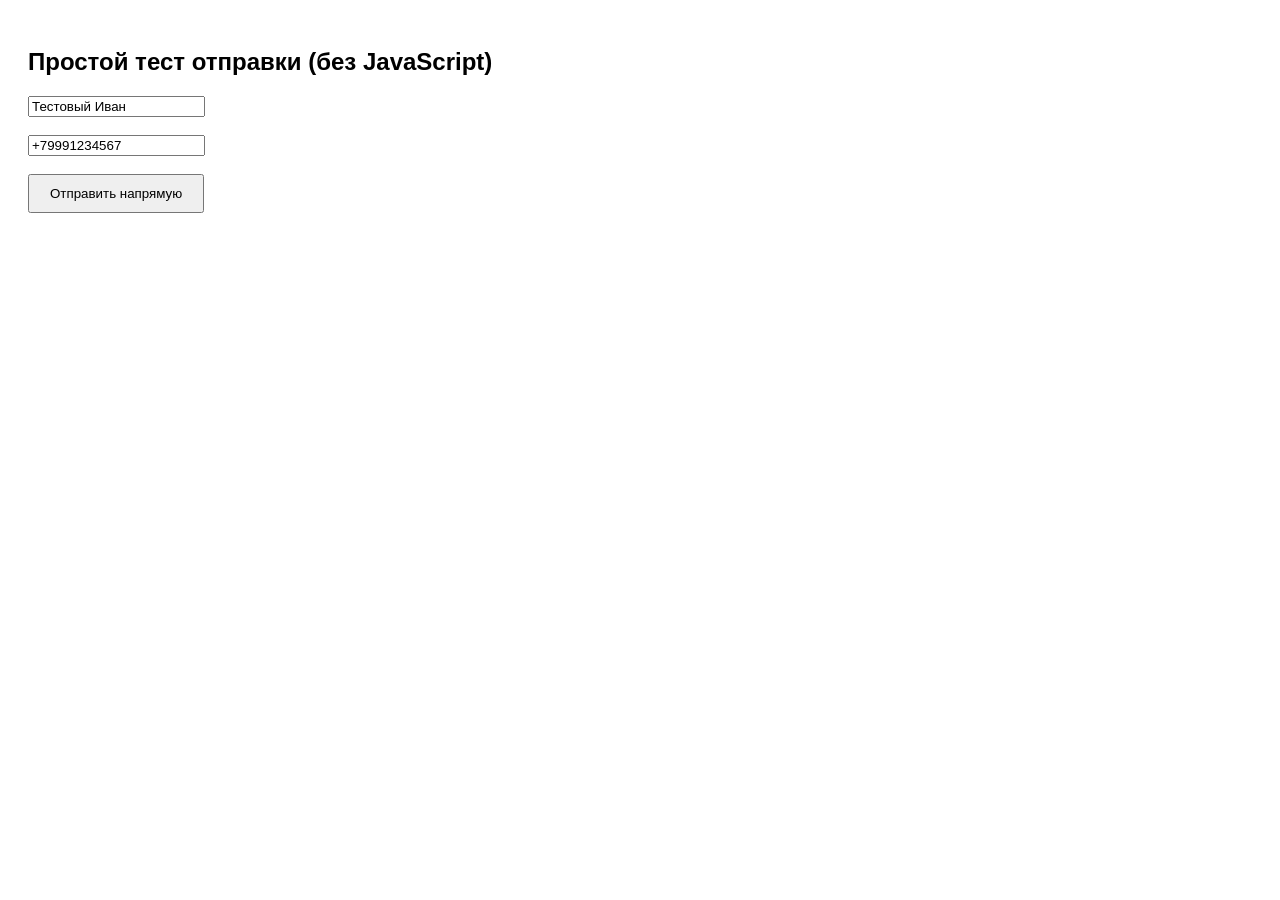
<file: faberlic/test_send.html>
<!DOCTYPE html>
<html>
<head><meta charset="utf-8"><title>Тест</title></head>
<body style="font-family: sans-serif; padding: 20px;">
    <h2>Простой тест отправки (без JavaScript)</h2>
    <form action="send.php" method="POST">
        <input type="text" name="name" value="Тестовый Иван" required><br><br>
        <input type="text" name="phone" value="+79991234567" required><br><br>
        <input type="hidden" name="consent" value="1">
        <button type="submit" style="padding: 10px 20px;">Отправить напрямую</button>
    </form>
</body>
</html>
</file>
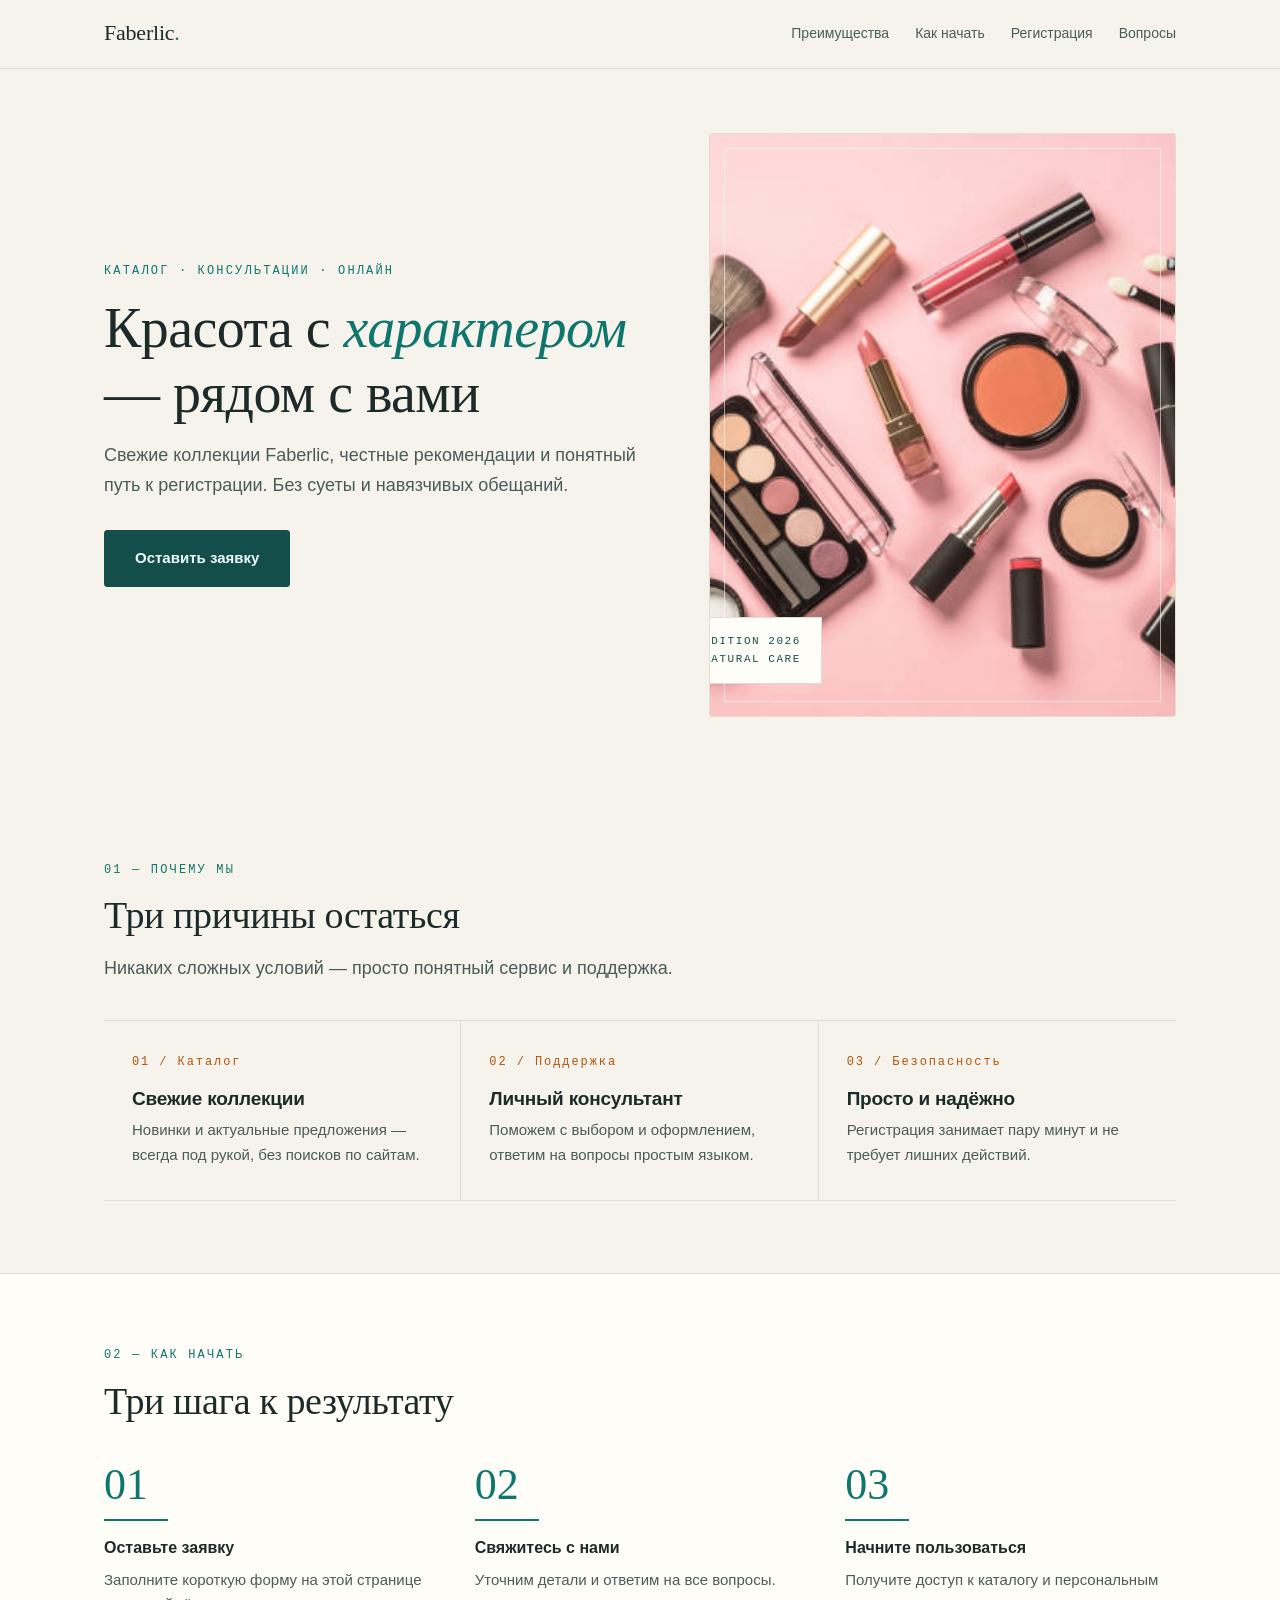
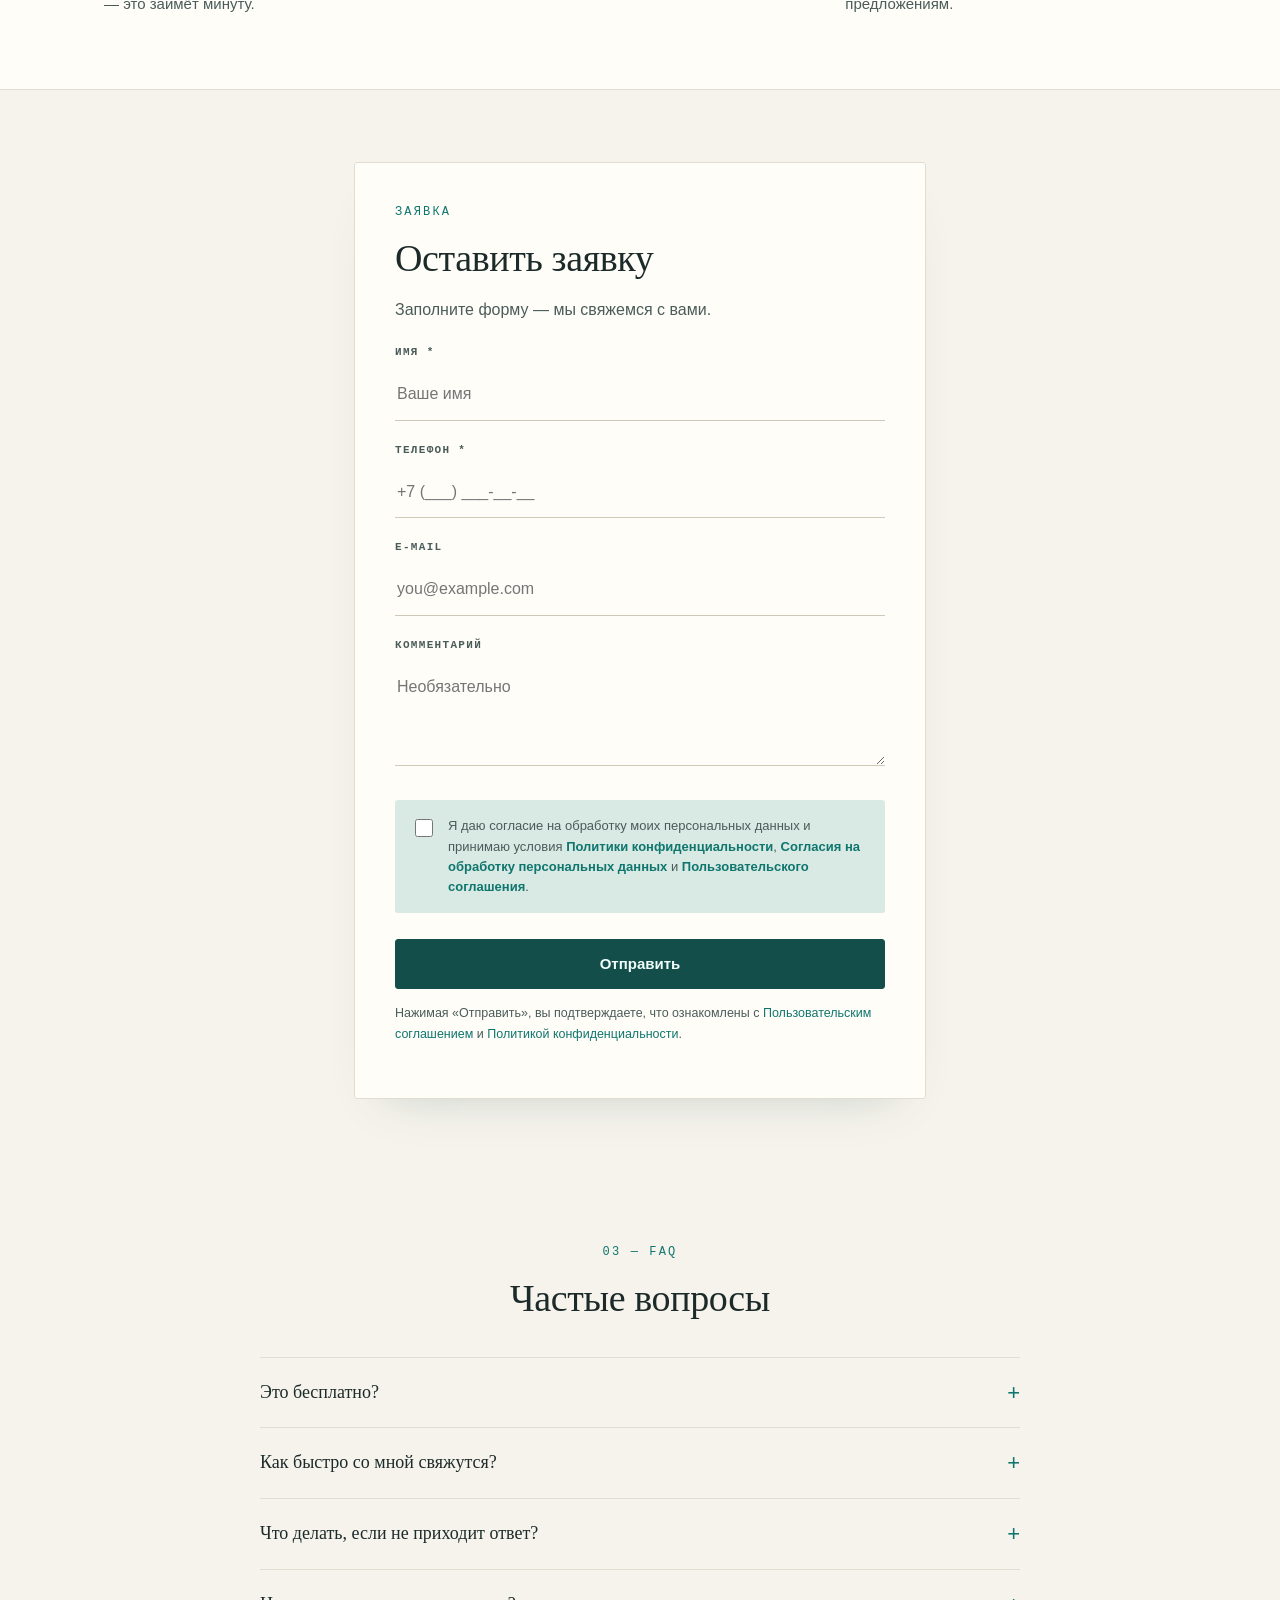
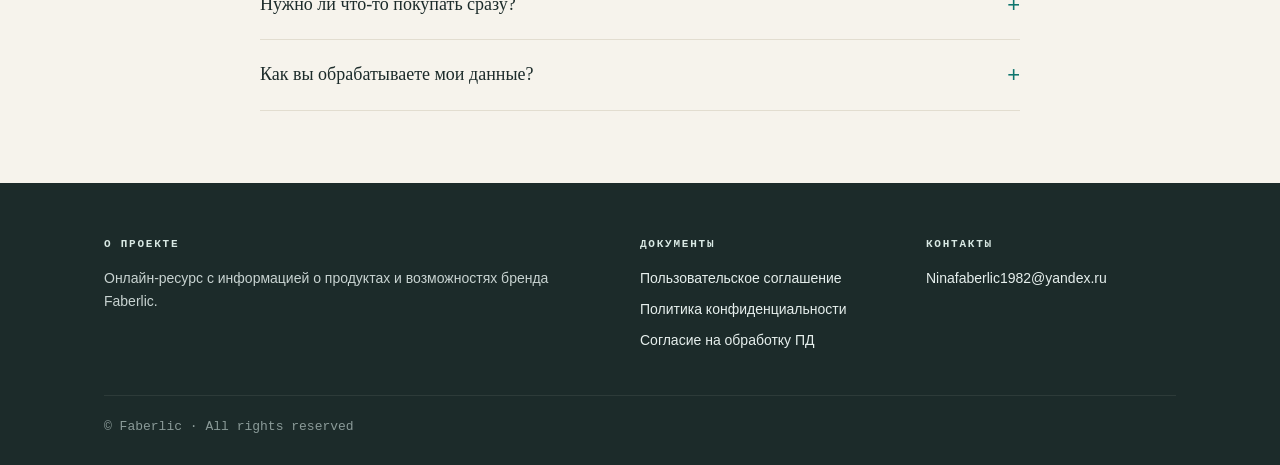
<file: Фалбелик Н.Л/index.html.html>
<!DOCTYPE html>
<html lang="ru">
<head>
    <meta charset="UTF-8">
    <meta name="viewport" content="width=device-width, initial-scale=1.0">
    <title>Faberlic — каталог и консультации | Личный онлайн-ресурс</title>
    <meta name="description" content="Актуальный каталог Faberlic, персональные консультации и регистрация онлайн. Оставьте заявку — мы свяжемся с вами.">

    <meta property="og:title" content="Faberlic — каталог и консультации">
    <meta property="og:description" content="Каталог, консультации и регистрация онлайн.">
    <meta property="og:type" content="website">
    <meta property="og:url" content="https://faberliconline37.online/">
    <meta property="og:image" content="https://placehold.co/1200x630/0f766e/f0fdfa?text=Faberlic">

    <link rel="icon" href="data:image/svg+xml,<svg xmlns='http://www.w3.org/2000/svg' viewBox='0 0 100 100'><rect width='100' height='100' fill='%230f766e'/><text x='50' y='68' font-size='56' text-anchor='middle' fill='%23f0fdfa' font-family='Georgia'>F</text></svg>">

    <style>
        /* ============ TOKENS ============ */
        :root {
            --ink: #1c2b2a;
            --ink-soft: #4a5c5a;
            --paper: #f6f3ec;
            --paper-card: #fffdf8;
            --forest: #0f766e;
            --forest-deep: #134e4a;
            --sage: #d9e9e4;
            --line: #e2ddd0;
            --accent: #b45309;
            --radius: 3px;
            --container: 1120px;
            --pad: 72px;
            --serif: "Georgia", "Times New Roman", serif;
            --sans: -apple-system, BlinkMacSystemFont, "Segoe UI", Roboto, Arial, sans-serif;
            --mono: "SFMono-Regular", Consolas, "Liberation Mono", Menlo, monospace;
        }

        *, *::before, *::after { box-sizing: border-box; }
        html { scroll-behavior: smooth; }
        body {
            margin: 0;
            font-family: var(--sans);
            color: var(--ink);
            background: var(--paper);
            line-height: 1.65;
            -webkit-font-smoothing: antialiased;
        }
        img { max-width: 100%; display: block; height: auto; }
        a { color: var(--forest); text-decoration: none; border-bottom: 1px solid transparent; }
        a:hover { border-bottom-color: var(--forest); }

        .container { max-width: var(--container); margin: 0 auto; padding: 0 24px; }

        h1, h2, h3 { font-family: var(--serif); font-weight: 400; line-height: 1.15; margin: 0 0 16px; letter-spacing: -0.01em; }
        h1 { font-size: clamp(34px, 5vw, 56px); }
        h2 { font-size: clamp(26px, 3.6vw, 38px); }
        h3 { font-size: 19px; font-family: var(--sans); font-weight: 700; }
        p { margin: 0 0 14px; }
        section { padding: var(--pad) 0; }

        .eyebrow {
            font-family: var(--mono);
            font-size: 12px;
            text-transform: uppercase;
            letter-spacing: 0.18em;
            color: var(--forest);
            margin-bottom: 14px;
            display: block;
        }

        .lead { font-size: 18px; color: var(--ink-soft); max-width: 620px; }

        /* ============ BUTTONS ============ */
        .btn {
            display: inline-block;
            background: var(--forest-deep);
            color: #f0fdfa;
            padding: 15px 30px;
            border-radius: var(--radius);
            font-weight: 600;
            font-size: 15px;
            border: 1px solid var(--forest-deep);
            cursor: pointer;
            font-family: inherit;
            transition: background .18s, color .18s;
            text-align: center;
            min-height: 50px;
        }
        .btn:hover { background: var(--forest); border-color: var(--forest); color: #fff; }
        .btn:focus-visible { outline: 3px solid var(--accent); outline-offset: 2px; }
        .btn:active { transform: translateY(1px); }
        .btn-ghost { background: transparent; color: var(--forest-deep); }
        .btn-ghost:hover { background: var(--sage); color: var(--forest-deep); }

        /* ============ HEADER ============ */
        header {
            position: sticky; top: 0; z-index: 50;
            background: rgba(246, 243, 236, .94);
            backdrop-filter: blur(8px);
            border-bottom: 1px solid var(--line);
        }
        .nav { display: flex; align-items: center; justify-content: space-between; height: 68px; }
        .logo {
            font-family: var(--serif);
            font-size: 22px;
            color: var(--ink);
            letter-spacing: -0.01em;
        }
        .logo span { color: var(--forest); }
        .logo:hover { border-bottom: 0; }
        .nav-links { display: flex; gap: 26px; font-size: 14px; }
        .nav-links a { color: var(--ink-soft); border-bottom: 0; }
        .nav-links a:hover { color: var(--forest); }
        @media (max-width: 780px) { .nav-links { display: none; } }

        /* ============ HERO ============ */
        .hero { padding-top: 64px; }
        .hero-grid {
            display: grid;
            grid-template-columns: 1fr 0.85fr;
            gap: 56px;
            align-items: center;
        }
        .hero h1 em { font-style: italic; color: var(--forest); }
        .hero .lead { margin-bottom: 30px; }
        .hero-figure {
            position: relative;
            aspect-ratio: 4/5;
            background: var(--sage);
            border: 1px solid var(--line);
            border-radius: var(--radius);
            overflow: hidden;
        }
        .hero-figure img { width: 100%; height: 100%; object-fit: cover; }
        .hero-figure::after {
            content: "";
            position: absolute;
            inset: 14px;
            border: 1px solid rgba(255,255,255,.55);
            pointer-events: none;
        }
        .hero-stamp {
            position: absolute;
            left: -28px;
            bottom: 32px;
            background: var(--paper-card);
            border: 1px solid var(--line);
            padding: 14px 20px;
            font-family: var(--mono);
            font-size: 11px;
            letter-spacing: 0.14em;
            text-transform: uppercase;
            color: var(--forest-deep);
        }
        @media (max-width: 900px) {
            .hero-grid { grid-template-columns: 1fr; gap: 36px; }
            .hero-figure { aspect-ratio: 4/3; order: -1; }
            .hero-stamp { left: 16px; }
        }

        /* ============ DIVIDER ============ */
        .rule { border: 0; border-top: 1px solid var(--line); margin: 0; }

        /* ============ FEATURES ============ */
        .features-list {
            display: grid;
            grid-template-columns: repeat(3, 1fr);
            gap: 0;
            border-top: 1px solid var(--line);
            border-bottom: 1px solid var(--line);
            margin-top: 36px;
        }
        .feature {
            padding: 32px 28px;
            border-right: 1px solid var(--line);
        }
        .feature:last-child { border-right: 0; }
        .feature .num {
            font-family: var(--mono);
            font-size: 12px;
            letter-spacing: 0.16em;
            color: var(--accent);
            display: block;
            margin-bottom: 16px;
        }
        .feature h3 { margin-bottom: 8px; }
        .feature p { color: var(--ink-soft); font-size: 15px; margin: 0; }
        @media (max-width: 860px) {
            .features-list { grid-template-columns: 1fr; }
            .feature { border-right: 0; border-bottom: 1px solid var(--line); }
            .feature:last-child { border-bottom: 0; }
        }

        /* ============ STEPS ============ */
        .steps-section { background: var(--paper-card); border-top: 1px solid var(--line); border-bottom: 1px solid var(--line); }
        .steps-grid {
            display: grid;
            grid-template-columns: repeat(3, 1fr);
            gap: 40px;
            margin-top: 40px;
            counter-reset: step;
        }
        .step { counter-increment: step; }
        .step::before {
            content: "0" counter(step);
            display: block;
            font-family: var(--serif);
            font-size: 44px;
            color: var(--forest);
            line-height: 1;
            margin-bottom: 14px;
            border-bottom: 2px solid var(--forest);
            padding-bottom: 12px;
            width: 64px;
        }
        .step strong { display: block; font-size: 16px; margin-bottom: 6px; }
        .step p { color: var(--ink-soft); font-size: 15px; margin: 0; }
        @media (max-width: 860px) { .steps-grid { grid-template-columns: 1fr; gap: 28px; } }

        /* ============ FORM ============ */
        .form-wrap { max-width: 620px; margin: 0 auto; }
        .form-card {
            background: var(--paper-card);
            border: 1px solid var(--line);
            border-radius: var(--radius);
            padding: 40px;
            box-shadow: 0 24px 48px -32px rgba(19, 78, 74, .25);
        }
        label {
            display: block;
            font-family: var(--mono);
            font-size: 11px;
            text-transform: uppercase;
            letter-spacing: 0.12em;
            color: var(--ink-soft);
            margin: 20px 0 8px;
            font-weight: 600;
        }
        input[type="text"], input[type="tel"], input[type="email"], textarea {
            width: 100%;
            padding: 12px 2px;
            border: 0;
            border-bottom: 1px solid #cfc9b8;
            border-radius: 0;
            background: transparent;
            font: inherit;
            font-size: 16px;
            color: var(--ink);
            transition: border-color .15s;
        }
        input:focus, textarea:focus {
            outline: none;
            border-bottom-color: var(--forest);
            box-shadow: 0 1px 0 0 var(--forest);
        }
        textarea { resize: vertical; min-height: 70px; }

        .consent-row {
            display: flex;
            gap: 12px;
            margin-top: 26px;
            padding: 16px;
            background: var(--sage);
            border-radius: var(--radius);
            align-items: flex-start;
        }
        .consent-row input[type="checkbox"] {
            width: 18px; height: 18px;
            margin-top: 3px; flex-shrink: 0;
            accent-color: var(--forest);
            cursor: pointer;
        }
        .consent-row label {
            margin: 0; font-family: var(--sans); text-transform: none;
            letter-spacing: 0; font-size: 13px; color: var(--ink-soft);
            font-weight: 400; line-height: 1.55; cursor: pointer;
        }
        .consent-row label a { font-weight: 600; }
        .consent-row.invalid { background: #f5e2d8; outline: 1px solid var(--accent); }

        .form-card .btn { width: 100%; margin-top: 26px; }
        .hint { font-size: 12.5px; color: var(--ink-soft); margin-top: 14px; }

        .form-msg { display: none; margin-top: 14px; font-weight: 600; font-size: 14px; }
        .form-msg.ok { display: block; color: #0f766e; }
        .form-msg.err { display: block; color: #b91c1c; }

        /* ============ FAQ ============ */
        .faq-list { max-width: 760px; margin: 0 auto; border-top: 1px solid var(--line); }
        details {
            border-bottom: 1px solid var(--line);
            padding: 20px 0;
            background: transparent;
        }
        summary {
            cursor: pointer;
            font-family: var(--serif);
            font-size: 18px;
            list-style: none;
            display: flex;
            justify-content: space-between;
            align-items: center;
            gap: 16px;
            color: var(--ink);
        }
        summary::-webkit-details-marker { display: none; }
        summary::after {
            content: "+";
            font-family: var(--sans);
            color: var(--forest);
            font-size: 22px;
            font-weight: 300;
            line-height: 1;
            transition: transform .2s;
        }
        details[open] summary::after { content: "−"; }
        details p { margin: 14px 0 0; color: var(--ink-soft); font-size: 15px; }

        /* ============ FOOTER ============ */
        footer {
            background: var(--ink);
            color: #c8d3d1;
            padding: 52px 0 28px;
            font-size: 14px;
        }
        footer a { color: #e6efed; border-bottom: 0; }
        footer a:hover { color: var(--sage); }
        .foot-grid {
            display: grid;
            grid-template-columns: 2fr 1fr 1fr;
            gap: 36px;
            margin-bottom: 34px;
        }
        .foot-grid h4 {
            font-family: var(--mono);
            font-size: 11px;
            letter-spacing: 0.16em;
            text-transform: uppercase;
            color: var(--sage);
            margin: 0 0 14px;
        }
        .foot-grid p { margin: 0 0 8px; }
        .foot-bottom {
            border-top: 1px solid #2d3b39;
            padding-top: 20px;
            color: #8a9a98;
            font-size: 13px;
            font-family: var(--mono);
        }
        @media (max-width: 780px) { .foot-grid { grid-template-columns: 1fr; } }

        /* ============ STICKY CTA ============ */
        .sticky-cta {
            display: none;
            position: fixed; left: 0; right: 0; bottom: 0; z-index: 60;
            background: var(--paper-card);
            border-top: 1px solid var(--line);
            padding: 12px 20px;
        }
        .sticky-cta .btn { width: 100%; }
        @media (max-width: 780px) {
            .sticky-cta { display: block; }
            body { padding-bottom: 84px; }
        }

        /* ============ MODALS ============ */
        .modal-overlay {
            display: none;
            position: fixed; inset: 0;
            background: rgba(20, 35, 33, .6);
            z-index: 1000;
            padding: 24px;
            overflow-y: auto;
        }
        .modal-overlay.open { display: flex; align-items: flex-start; justify-content: center; }
        .modal {
            background: var(--paper-card);
            max-width: 720px; width: 100%;
            margin: 48px auto;
            border-radius: var(--radius);
            padding: 40px;
            position: relative;
            border: 1px solid var(--line);
        }
        .modal h2 { margin-top: 0; padding-right: 44px; }
        .modal h3 { font-family: var(--serif); font-weight: 400; font-size: 20px; margin-top: 26px; }
        .modal p, .modal li { font-size: 14.5px; color: var(--ink-soft); }
        .modal ul { padding-left: 20px; }
        .modal-close {
            position: absolute; top: 16px; right: 16px;
            width: 38px; height: 38px;
            border-radius: 50%;
            border: 1px solid var(--line);
            background: transparent;
            color: var(--ink-soft);
            font-size: 22px; line-height: 1;
            cursor: pointer;
            display: flex; align-items: center; justify-content: center;
        }
        .modal-close:hover { background: var(--sage); color: var(--forest-deep); }
        .modal-meta {
            font-family: var(--mono);
            font-size: 11px;
            letter-spacing: 0.1em;
            text-transform: uppercase;
            color: var(--ink-soft);
            margin-bottom: 20px;
            padding-bottom: 14px;
            border-bottom: 1px solid var(--line);
        }
        .modal .modal-footer-note {
            margin-top: 24px;
            padding-top: 16px;
            border-top: 1px solid var(--line);
            font-size: 13px;
            color: var(--ink-soft);
        }
        @media (max-width: 600px) {
            .modal { padding: 26px; margin: 12px auto; }
            .modal h2 { font-size: 22px; }
            .form-card { padding: 26px; }
        }

        /* ============ COOKIE ============ */
        .cookie-banner {
            position: fixed;
            left: 24px; right: 24px; bottom: 24px;
            z-index: 900;
            background: var(--ink);
            color: #d8e2e0;
            border-radius: var(--radius);
            padding: 20px 24px;
            display: none;
            align-items: center;
            gap: 22px;
            max-width: 940px;
            margin: 0 auto;
            font-size: 14px;
        }
        .cookie-banner.show { display: flex; }
        .cookie-text { flex: 1; margin: 0; line-height: 1.55; }
        .cookie-text a { color: var(--sage); }
        .cookie-actions { display: flex; gap: 10px; flex-shrink: 0; }
        .cookie-actions .btn { min-height: 42px; padding: 10px 20px; font-size: 13px; }
        .cookie-actions .btn-ghost { color: var(--sage); border-color: #3d4d4b; }
        .cookie-actions .btn-ghost:hover { background: #2d3b39; color: #fff; }
        @media (max-width: 780px) {
            .cookie-banner { left: 12px; right: 12px; bottom: 92px; flex-direction: column; align-items: stretch; }
            .cookie-actions { flex-direction: column; }
            .cookie-actions .btn { width: 100%; }
        }

        @media (prefers-reduced-motion: reduce) {
            html { scroll-behavior: auto; }
            * { transition: none !important; animation: none !important; }
        }
    </style>
</head>
<body>

    <header>
        <div class="container nav">
            <a href="#top" class="logo">Faberlic<span>.</span></a>
            <nav class="nav-links" aria-label="Основная навигация">
                <a href="#benefits">Преимущества</a>
                <a href="#steps">Как начать</a>
                <a href="#form">Регистрация</a>
                <a href="#faq">Вопросы</a>
            </nav>
        </div>
    </header>

    <main id="top">

        <section class="hero" aria-labelledby="hero-title">
            <div class="container hero-grid">
                <div>
                    <span class="eyebrow">Каталог · Консультации · Онлайн</span>
                    <h1 id="hero-title">Красота с <em>характером</em> — рядом с вами</h1>
                    <p class="lead">Свежие коллекции Faberlic, честные рекомендации и понятный путь к регистрации. Без суеты и навязчивых обещаний.</p>
                    <a href="#form" class="btn">Оставить заявку</a>
                </div>
                <div class="hero-figure">
                    <!-- Замените на своё фото. Сейчас — нейтральная заглушка в новой палитре -->
                    <img
                        src="images/hero-cosmetics.jpg"
                        alt="Косметика Faberlic"
                        width="900"
                        height="1100"
                        loading="eager"
                        onerror="this.onerror=null;this.src='https://placehold.co/900x1100/134e4a/d9e9e4?text=Beauty+edition';">
                    <div class="hero-stamp">Edition 2026<br>Natural care</div>
                </div>
            </div>
        </section>

        <section id="benefits" aria-labelledby="benefits-title">
            <div class="container">
                <span class="eyebrow">01 — Почему мы</span>
                <h2 id="benefits-title">Три причины остаться</h2>
                <p class="lead">Никаких сложных условий — просто понятный сервис и поддержка.</p>

                <div class="features-list">
                    <article class="feature">
                        <span class="num">01 / Каталог</span>
                        <h3>Свежие коллекции</h3>
                        <p>Новинки и актуальные предложения — всегда под рукой, без поисков по сайтам.</p>
                    </article>
                    <article class="feature">
                        <span class="num">02 / Поддержка</span>
                        <h3>Личный консультант</h3>
                        <p>Поможем с выбором и оформлением, ответим на вопросы простым языком.</p>
                    </article>
                    <article class="feature">
                        <span class="num">03 / Безопасность</span>
                        <h3>Просто и надёжно</h3>
                        <p>Регистрация занимает пару минут и не требует лишних действий.</p>
                    </article>
                </div>
            </div>
        </section>

        <section id="steps" class="steps-section" aria-labelledby="steps-title">
            <div class="container">
                <span class="eyebrow">02 — Как начать</span>
                <h2 id="steps-title">Три шага к результату</h2>

                <div class="steps-grid">
                    <div class="step">
                        <strong>Оставьте заявку</strong>
                        <p>Заполните короткую форму на этой странице — это займёт минуту.</p>
                    </div>
                    <div class="step">
                        <strong>Свяжитесь с нами</strong>
                        <p>Уточним детали и ответим на все вопросы.</p>
                    </div>
                    <div class="step">
                        <strong>Начните пользоваться</strong>
                        <p>Получите доступ к каталогу и персональным предложениям.</p>
                    </div>
                </div>
            </div>
        </section>

        <section id="form" aria-labelledby="form-title">
            <div class="container form-wrap">
                <div class="form-card">
                    <span class="eyebrow">Заявка</span>
                    <h2 id="form-title">Оставить заявку</h2>
                    <p style="color:var(--ink-soft)">Заполните форму — мы свяжемся с вами.</p>

                    <form id="leadForm" action="send.php" method="POST">
                        <label for="name">Имя *</label>
                        <input id="name" name="name" type="text" placeholder="Ваше имя" required autocomplete="name" minlength="2">

                        <label for="phone">Телефон *</label>
                        <input id="phone" name="phone" type="tel" placeholder="+7 (___) ___-__-__" required autocomplete="tel" inputmode="tel">

                        <label for="email">E-mail</label>
                        <input id="email" name="email" type="email" placeholder="you@example.com" autocomplete="email">

                        <label for="message">Комментарий</label>
                        <textarea id="message" name="message" rows="3" placeholder="Необязательно"></textarea>

                        <div class="consent-row" id="consentRow">
                            <input id="consent" name="consent" type="checkbox" required>
                            <label for="consent">
                                Я даю согласие на обработку моих персональных данных и принимаю условия
                                <a href="#" data-modal="privacy">Политики конфиденциальности</a>,
                                <a href="#" data-modal="consent">Согласия на обработку персональных данных</a> и
                                <a href="#" data-modal="terms">Пользовательского соглашения</a>.
                            </label>
                        </div>

                        <button type="submit" class="btn">Отправить</button>

                        <p class="hint">
                            Нажимая «Отправить», вы подтверждаете, что ознакомлены с
                            <a href="#" data-modal="terms">Пользовательским соглашением</a> и
                            <a href="#" data-modal="privacy">Политикой конфиденциальности</a>.
                        </p>
                    </form>
                </div>
            </div>
        </section>

        <section id="faq" aria-labelledby="faq-title">
            <div class="container">
                <span class="eyebrow" style="text-align:center; display:block;">03 — FAQ</span>
                <h2 id="faq-title" style="text-align:center; margin-bottom:36px;">Частые вопросы</h2>
                <div class="faq-list">
                    <details>
                        <summary>Это бесплатно?</summary>
                        <p>Да, доступ к сайту и отправка заявки бесплатны.</p>
                    </details>
                    <details>
                        <summary>Как быстро со мной свяжутся?</summary>
                        <p>Обычно в течение рабочего дня.</p>
                    </details>
                    <details>
                        <summary>Что делать, если не приходит ответ?</summary>
                        <p>Напишите на <a href="mailto:Ninafaberlic1982@yandex.ru">Ninafaberlic1982@yandex.ru</a>.</p>
                    </details>
                    <details>
                        <summary>Нужно ли что-то покупать сразу?</summary>
                        <p>Нет. Сначала мы ответим на вопросы, а решение вы примете сами.</p>
                    </details>
                    <details>
                        <summary>Как вы обрабатываете мои данные?</summary>
                        <p>Мы обрабатываем персональные данные в соответствии с
                        <a href="#" data-modal="privacy">Политикой конфиденциальности</a> и
                        <a href="#" data-modal="consent">Согласием на обработку персональных данных</a>.
                        Данные используются только для связи с вами по вашей заявке.</p>
                    </details>
                </div>
            </div>
        </section>

    </main>

    <footer>
        <div class="container">
            <div class="foot-grid">
                <div>
                    <h4>О проекте</h4>
                    <p>Онлайн-ресурс с информацией о продуктах и возможностях бренда Faberlic.</p>
                </div>
                <div>
                    <h4>Документы</h4>
                    <p><a href="#" data-modal="terms">Пользовательское соглашение</a></p>
                    <p><a href="#" data-modal="privacy">Политика конфиденциальности</a></p>
                    <p><a href="#" data-modal="consent">Согласие на обработку ПД</a></p>
                </div>
                <div>
                    <h4>Контакты</h4>
                    <p><a href="mailto:Ninafaberlic1982@yandex.ru">Ninafaberlic1982@yandex.ru</a></p>
                </div>
            </div>
            <div class="foot-bottom">
                © <span id="year"></span> Faberlic · All rights reserved
            </div>
        </div>
    </footer>

    <div class="sticky-cta" aria-hidden="true">
        <a href="#form" class="btn" tabindex="-1">Оставить заявку</a>
    </div>

    <!-- Модальные окна -->
    <div class="modal-overlay" id="modal-privacy" role="dialog" aria-modal="true" aria-labelledby="privacy-title">
        <div class="modal"><button class="modal-close" type="button" aria-label="Закрыть" data-close>&times;</button><h2 id="privacy-title">Политика конфиденциальности</h2><p class="modal-meta">Обновлено: 01.01.2026</p><h3>1. Общие положения</h3><p>Настоящая Политика определяет порядок обработки и защиты персональных данных пользователей сайта <strong>faberliconline37.online</strong>.</p><p class="modal-footer-note">Контакт: <a href="mailto:Ninafaberlic1982@yandex.ru">Ninafaberlic1982@yandex.ru</a></p></div>
    </div>
    <div class="modal-overlay" id="modal-terms" role="dialog" aria-modal="true" aria-labelledby="terms-title">
        <div class="modal"><button class="modal-close" type="button" aria-label="Закрыть" data-close>&times;</button><h2 id="terms-title">Пользовательское соглашение</h2><p class="modal-meta">Обновлено: 01.01.2026</p><h3>1. Предмет соглашения</h3><p>Настоящее Соглашение регулирует отношения между владельцем сайта <strong>faberliconline37.online</strong> и пользователем.</p><p class="modal-footer-note">Контакт: <a href="mailto:Ninafaberlic1982@yandex.ru">Ninafaberlic1982@yandex.ru</a></p></div>
    </div>
    <div class="modal-overlay" id="modal-consent" role="dialog" aria-modal="true" aria-labelledby="consent-title">
        <div class="modal"><button class="modal-close" type="button" aria-label="Закрыть" data-close>&times;</button><h2 id="consent-title">Согласие на обработку персональных данных</h2><p class="modal-meta">Обновлено: 01.01.2026</p><h3>1. Субъект данных</h3><p>Пользователь, заполняющий форму, свободно даёт согласие на обработку персональных данных.</p><p class="modal-footer-note">Контакт: <a href="mailto:Ninafaberlic1982@yandex.ru">Ninafaberlic1982@yandex.ru</a></p></div>
    </div>

    <div class="cookie-banner" id="cookieBanner" role="dialog" aria-modal="false">
        <p class="cookie-text">Мы используем cookie. Подробнее — в <a href="#" data-modal="privacy">Политике конфиденциальности</a>.</p>
        <div class="cookie-actions"><button type="button" class="btn btn-ghost" id="cookieDecline">Отклонить</button><button type="button" class="btn" id="cookieAccept">Принять</button></div>
    </div>

    <script>
        'use strict';
        document.getElementById('year').textContent = new Date().getFullYear();

        const overlays = document.querySelectorAll('.modal-overlay');
        function openModal(name) {
            const ov = document.getElementById('modal-' + name);
            if (!ov) return;
            ov.classList.add('open');
            document.body.style.overflow
</file>
